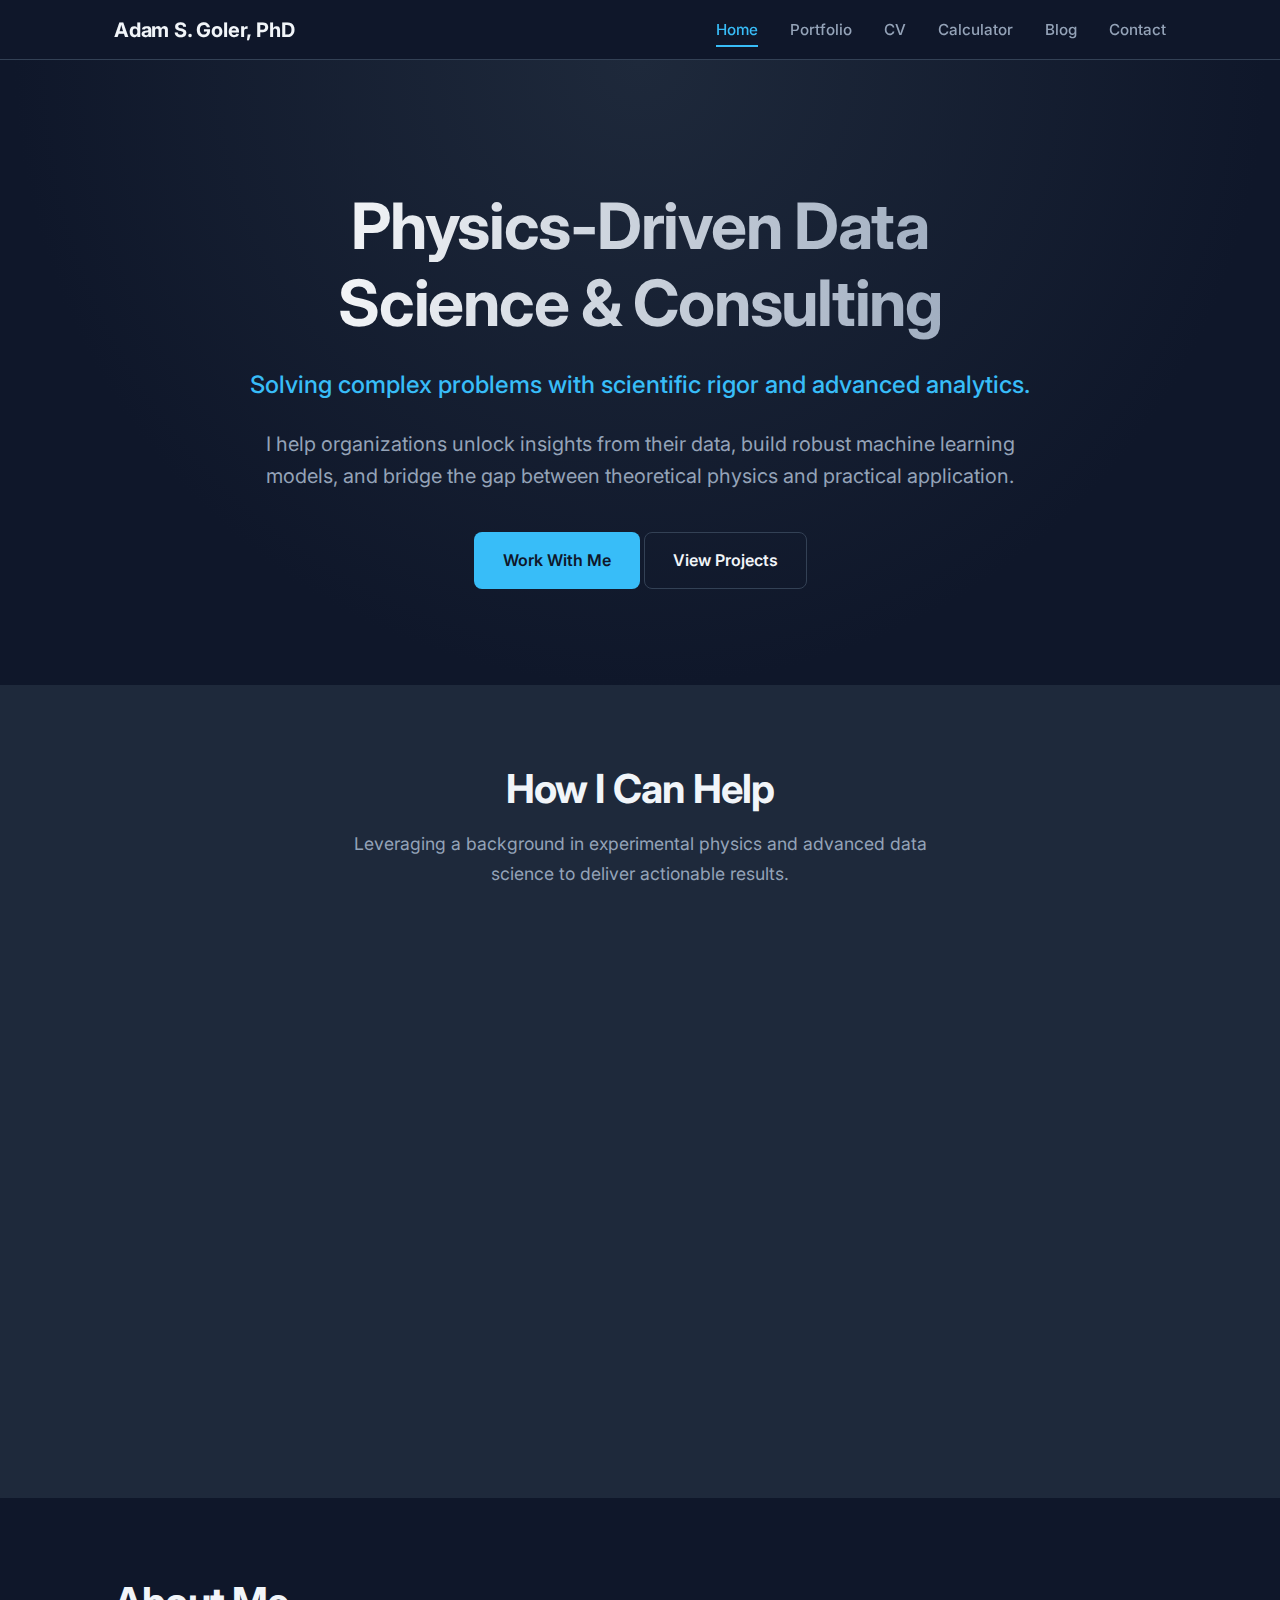
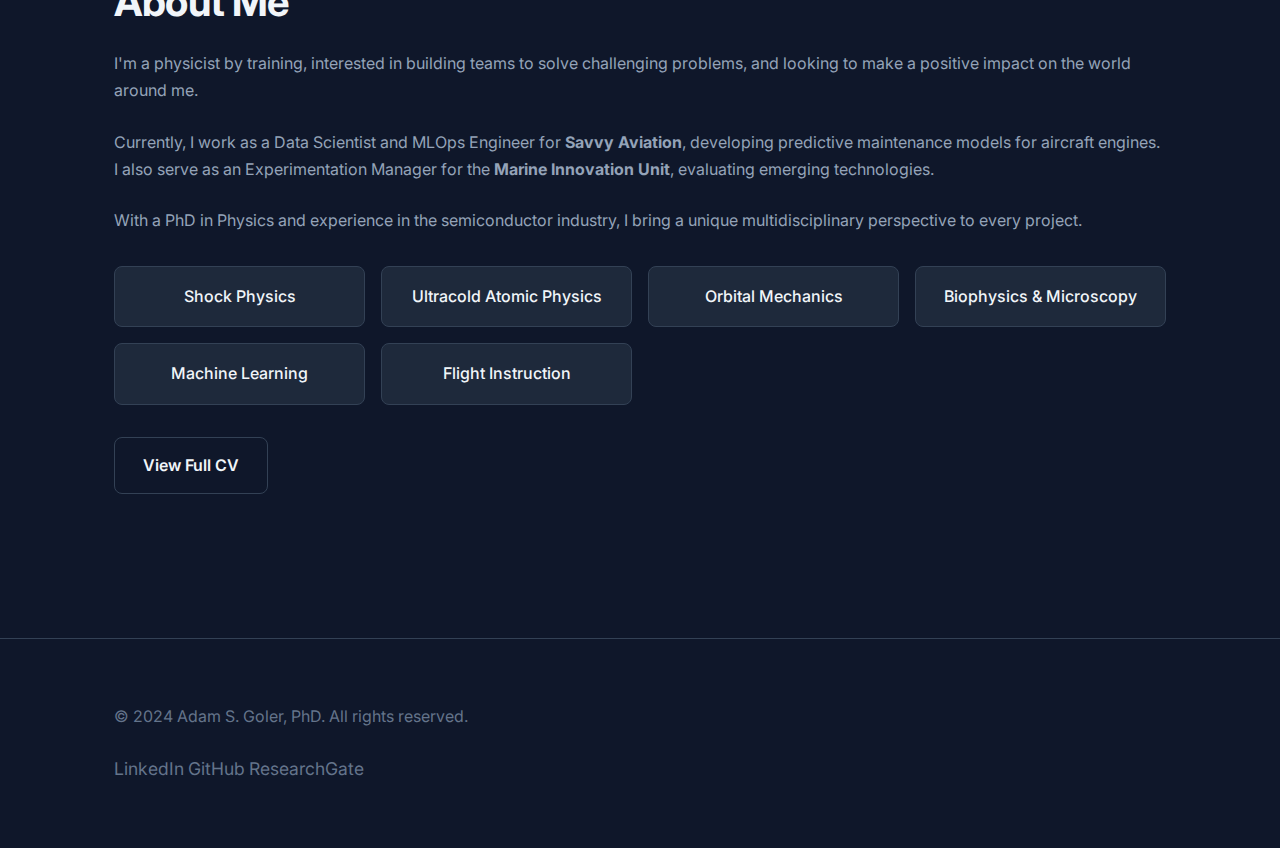
<file: index.html>
<!DOCTYPE html>
<html lang="en">
<head>
    <meta charset="UTF-8">
    <meta name="viewport" content="width=device-width, initial-scale=1.0">
    <meta name="description" content="Adam S. Goler, PhD - Data Science & Physics Consulting">
    <title>Adam Goler, PhD | Data Science & Physics Consulting</title>
    <link rel="stylesheet" href="styles.css">
    <link rel="preconnect" href="https://fonts.googleapis.com">
    <link rel="preconnect" href="https://fonts.gstatic.com" crossorigin>
    <link href="https://fonts.googleapis.com/css2?family=Inter:wght@300;400;500;600;700&display=swap" rel="stylesheet">
</head>
<body>
    <nav class="navbar">
        <div class="container">
            <div class="nav-brand">
                <h1>Adam S. Goler, PhD</h1>
            </div>
            <button class="nav-toggle" id="navToggle" aria-label="Toggle navigation">
                <span></span>
                <span></span>
                <span></span>
            </button>
            <ul class="nav-menu" id="navMenu">
                <li><a href="index.html" class="active">Home</a></li>
                <li><a href="portfolio.html">Portfolio</a></li>
                <li><a href="cv.html">CV</a></li>
                <li><a href="calculator.html">Calculator</a></li>
                <li><a href="blog.html">Blog</a></li>
                <li><a href="contact.html">Contact</a></li>
            </ul>
        </div>
    </nav>

    <header class="hero">
        <div class="container">
            <div class="hero-content">
                <h2>Physics-Driven Data Science & Consulting</h2>
                <p class="lead">Solving complex problems with scientific rigor and advanced analytics.</p>
                <p>I help organizations unlock insights from their data, build robust machine learning models, and bridge the gap between theoretical physics and practical application.</p>
                <div style="margin-top: 2rem;">
                    <a href="contact.html" class="btn btn-primary">Work With Me</a>
                    <a href="portfolio.html" class="btn btn-secondary">View Projects</a>
                </div>
            </div>
        </div>
    </header>

    <section class="services bg-light">
        <div class="container">
            <div class="section-title">
                <h2>How I Can Help</h2>
                <p>Leveraging a background in experimental physics and advanced data science to deliver actionable results.</p>
            </div>
            
            <div class="cards">
                <div class="card">
                    <div class="card-icon">📊</div>
                    <h3>Data Science & ML</h3>
                    <p>End-to-end machine learning solutions, from feature engineering on sensor data to deploying predictive maintenance models. Expertise in anomaly detection and time-series analysis.</p>
                </div>
                <div class="card">
                    <div class="card-icon">⚛️</div>
                    <h3>Physical Sciences</h3>
                    <p>Consulting on complex physical systems, experimental design, and sensor integration. Applying first-principles thinking to engineering challenges.</p>
                </div>
                <div class="card">
                    <div class="card-icon">🎓</div>
                    <h3>Education & Training</h3>
                    <p>Technical coaching, curriculum development, and workshops. I translate complex technical concepts into clear, understandable insights for teams and stakeholders.</p>
                </div>
            </div>
        </div>
    </section>

    <section class="about">
        <div class="container">
            <div class="about-content">
                <div>
                    <h2>About Me</h2>
                    <p>I'm a physicist by training, interested in building teams to solve challenging problems, and looking to make a positive impact on the world around me.</p>
                    <p>Currently, I work as a Data Scientist and MLOps Engineer for <strong>Savvy Aviation</strong>, developing predictive maintenance models for aircraft engines. I also serve as an Experimentation Manager for the <strong>Marine Innovation Unit</strong>, evaluating emerging technologies.</p>
                    <p>With a PhD in Physics and experience in the semiconductor industry, I bring a unique multidisciplinary perspective to every project.</p>
                    
                    <ul class="expertise-list">
                        <li>Shock Physics</li>
                        <li>Ultracold Atomic Physics</li>
                        <li>Orbital Mechanics</li>
                        <li>Biophysics & Microscopy</li>
                        <li>Machine Learning</li>
                        <li>Flight Instruction</li>
                    </ul>
                    
                    <div style="margin-top: 2rem;">
                        <a href="cv.html" class="btn btn-secondary">View Full CV</a>
                    </div>
                </div>
            </div>
        </div>
    </section>

    <footer class="footer">
        <div class="container">
            <p>&copy; 2024 Adam S. Goler, PhD. All rights reserved.</p>
            <div class="social-links">
                <a href="https://www.linkedin.com/in/asgoler/" target="_blank" aria-label="LinkedIn">LinkedIn</a>
                <a href="https://github.com/gol3tron" target="_blank" aria-label="GitHub">GitHub</a>
                <a href="https://www.researchgate.net/profile/Adam-Goler" target="_blank" aria-label="ResearchGate">ResearchGate</a>
            </div>
        </div>
    </footer>

    <script src="script.js"></script>
</body>
</html>
</file>
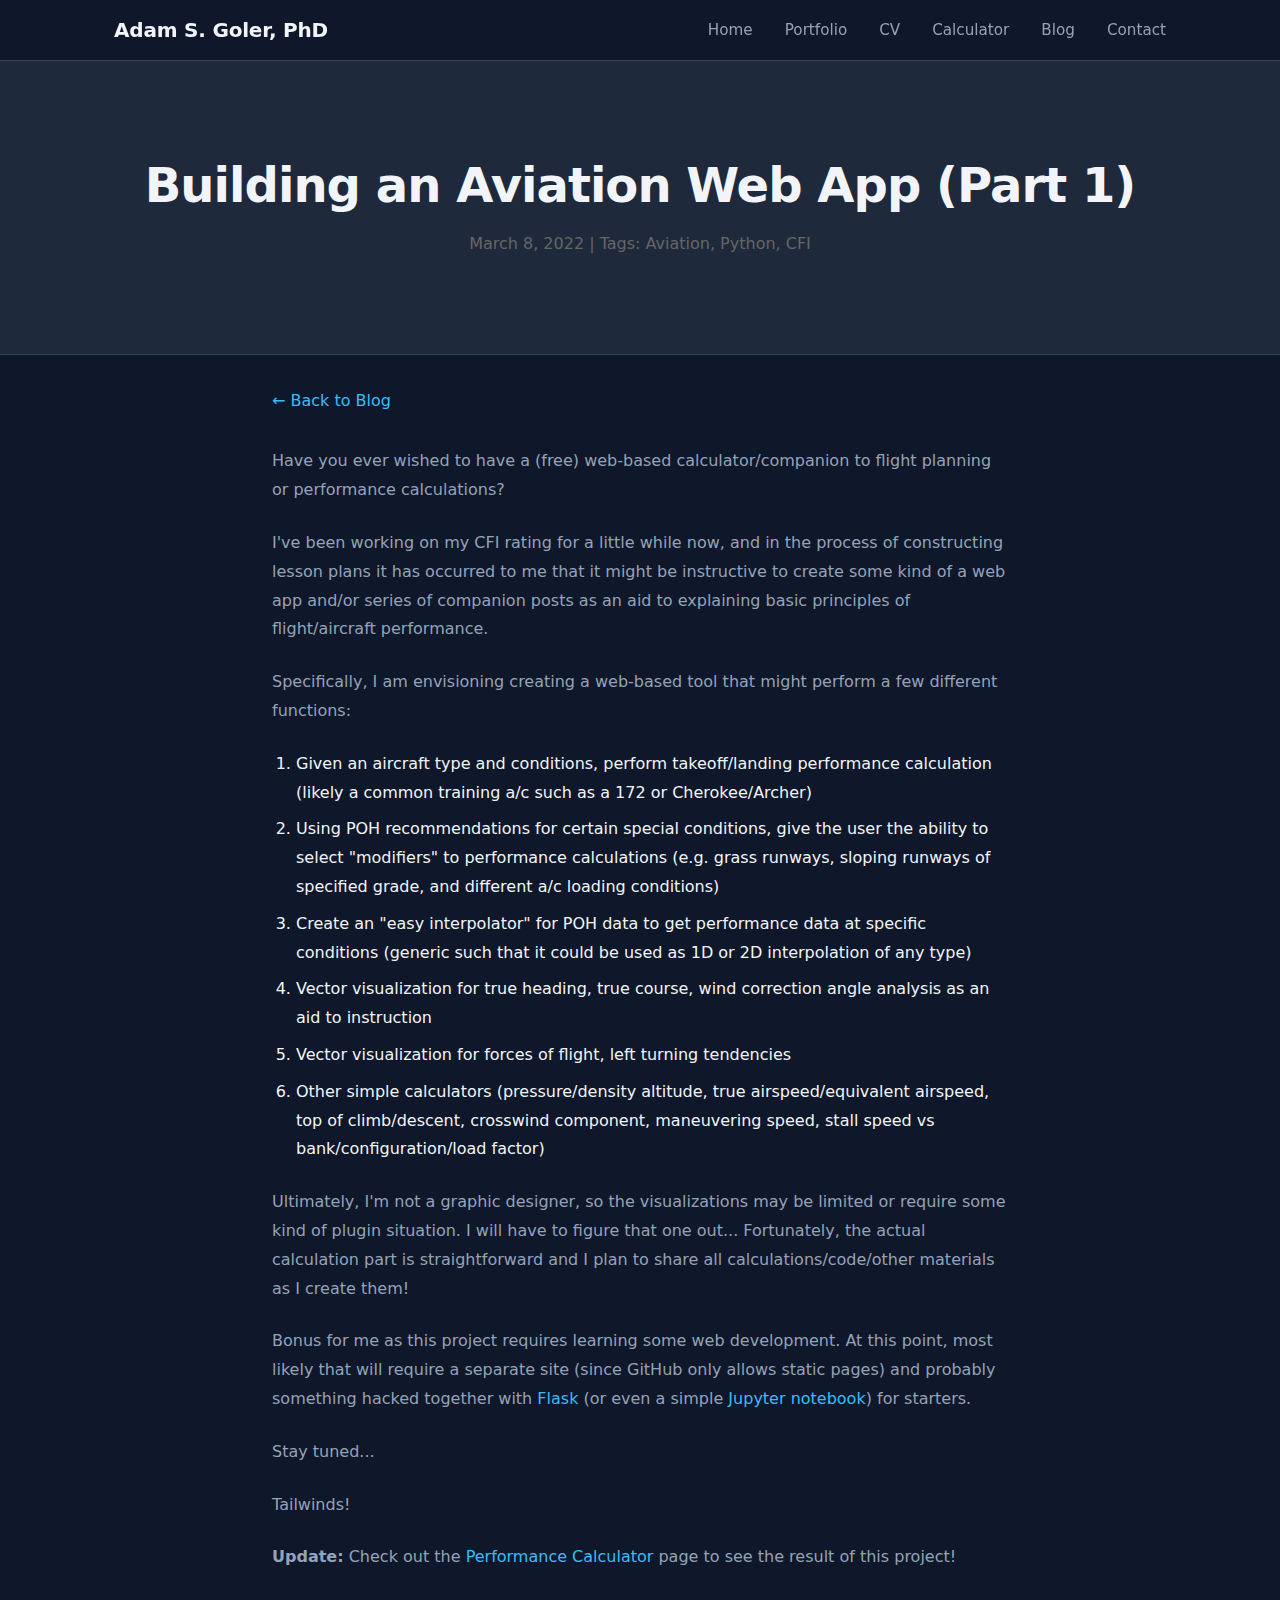
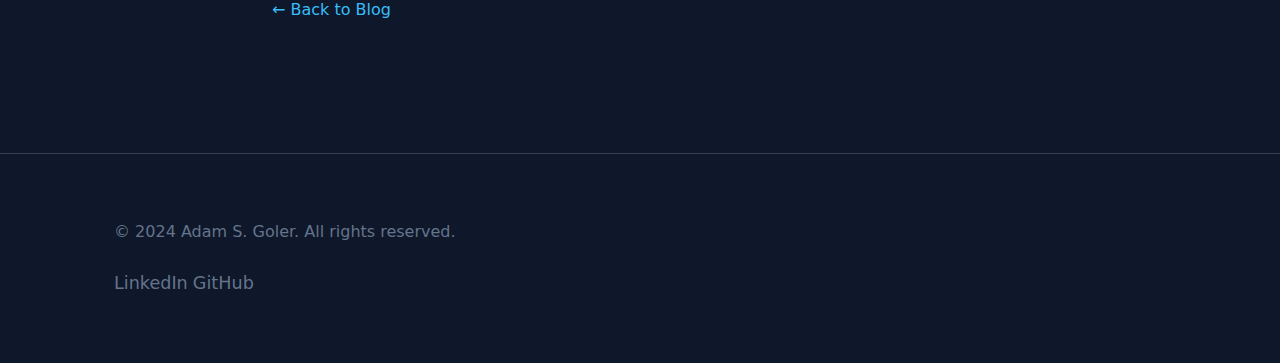
<file: blog-building-av-web-app.html>
<!DOCTYPE html>
<html lang="en">
<head>
    <meta charset="UTF-8">
    <meta name="viewport" content="width=device-width, initial-scale=1.0">
    <meta name="description" content="Building an Aviation Web App - Adam S. Goler, PhD">
    <title>Building an Aviation Web App - Adam S. Goler, PhD</title>
    <link rel="stylesheet" href="styles.css">
    <style>
        .blog-article { max-width: 800px; margin: 0 auto; padding: 2rem; line-height: 1.8; }
        .blog-article h2 { margin-top: 2rem; }
        .blog-article p { margin-bottom: 1.5rem; }
        .blog-article ol { margin-bottom: 1.5rem; padding-left: 1.5rem; }
        .blog-article ol li { margin-bottom: 0.5rem; }
        .blog-meta { color: #666; margin-bottom: 2rem; }
        .back-link { margin-bottom: 2rem; display: inline-block; }
    </style>
</head>
<body>
    <nav class="navbar">
        <div class="container">
            <div class="nav-brand">
                <h1>Adam S. Goler, PhD</h1>
            </div>
            <button class="nav-toggle" id="navToggle" aria-label="Toggle navigation">
                <span></span>
                <span></span>
                <span></span>
            </button>
            <ul class="nav-menu" id="navMenu">
                <li><a href="index.html">Home</a></li>
                <li><a href="portfolio.html">Portfolio</a></li>
                <li><a href="cv.html">CV</a></li>
                <li><a href="calculator.html">Calculator</a></li>
                <li><a href="blog.html" class="active">Blog</a></li>
                <li><a href="contact.html">Contact</a></li>
            </ul>
        </div>
    </nav>

    <section class="page-header">
        <div class="container">
            <h2>Building an Aviation Web App (Part 1)</h2>
            <p class="blog-meta">March 8, 2022 | Tags: Aviation, Python, CFI</p>
        </div>
    </section>

    <article class="blog-article">
        <a href="blog.html" class="back-link">← Back to Blog</a>

        <p>Have you ever wished to have a (free) web-based calculator/companion to flight planning or performance calculations?</p>

        <p>I've been working on my CFI rating for a little while now, and in the process of constructing lesson plans it has occurred to me that it might be instructive to create some kind of a web app and/or series of companion posts as an aid to explaining basic principles of flight/aircraft performance.</p>

        <p>Specifically, I am envisioning creating a web-based tool that might perform a few different functions:</p>

        <ol>
            <li>Given an aircraft type and conditions, perform takeoff/landing performance calculation (likely a common training a/c such as a 172 or Cherokee/Archer)</li>
            <li>Using POH recommendations for certain special conditions, give the user the ability to select "modifiers" to performance calculations (e.g. grass runways, sloping runways of specified grade, and different a/c loading conditions)</li>
            <li>Create an "easy interpolator" for POH data to get performance data at specific conditions (generic such that it could be used as 1D or 2D interpolation of any type)</li>
            <li>Vector visualization for true heading, true course, wind correction angle analysis as an aid to instruction</li>
            <li>Vector visualization for forces of flight, left turning tendencies</li>
            <li>Other simple calculators (pressure/density altitude, true airspeed/equivalent airspeed, top of climb/descent, crosswind component, maneuvering speed, stall speed vs bank/configuration/load factor)</li>
        </ol>

        <p>Ultimately, I'm not a graphic designer, so the visualizations may be limited or require some kind of plugin situation. I will have to figure that one out... Fortunately, the actual calculation part is straightforward and I plan to share all calculations/code/other materials as I create them!</p>

        <p>Bonus for me as this project requires learning some web development. At this point, most likely that will require a separate site (since GitHub only allows static pages) and probably something hacked together with <a href="https://flask.palletsprojects.com/en/2.0.x/" target="_blank">Flask</a> (or even a simple <a href="https://jupyter.org/" target="_blank">Jupyter notebook</a>) for starters.</p>

        <p>Stay tuned...</p>

        <p>Tailwinds!</p>

        <p><strong>Update:</strong> Check out the <a href="calculator.html">Performance Calculator</a> page to see the result of this project!</p>

        <a href="blog.html" class="back-link">← Back to Blog</a>
    </article>

    <footer class="footer">
        <div class="container">
            <p>&copy; 2024 Adam S. Goler. All rights reserved.</p>
            <div class="social-links">
                <a href="https://www.linkedin.com/in/asgoler/" target="_blank" aria-label="LinkedIn">LinkedIn</a>
                <a href="https://github.com/gol3tron" target="_blank" aria-label="GitHub">GitHub</a>
            </div>
        </div>
    </footer>

    <script src="script.js"></script>
</body>
</html>
</file>
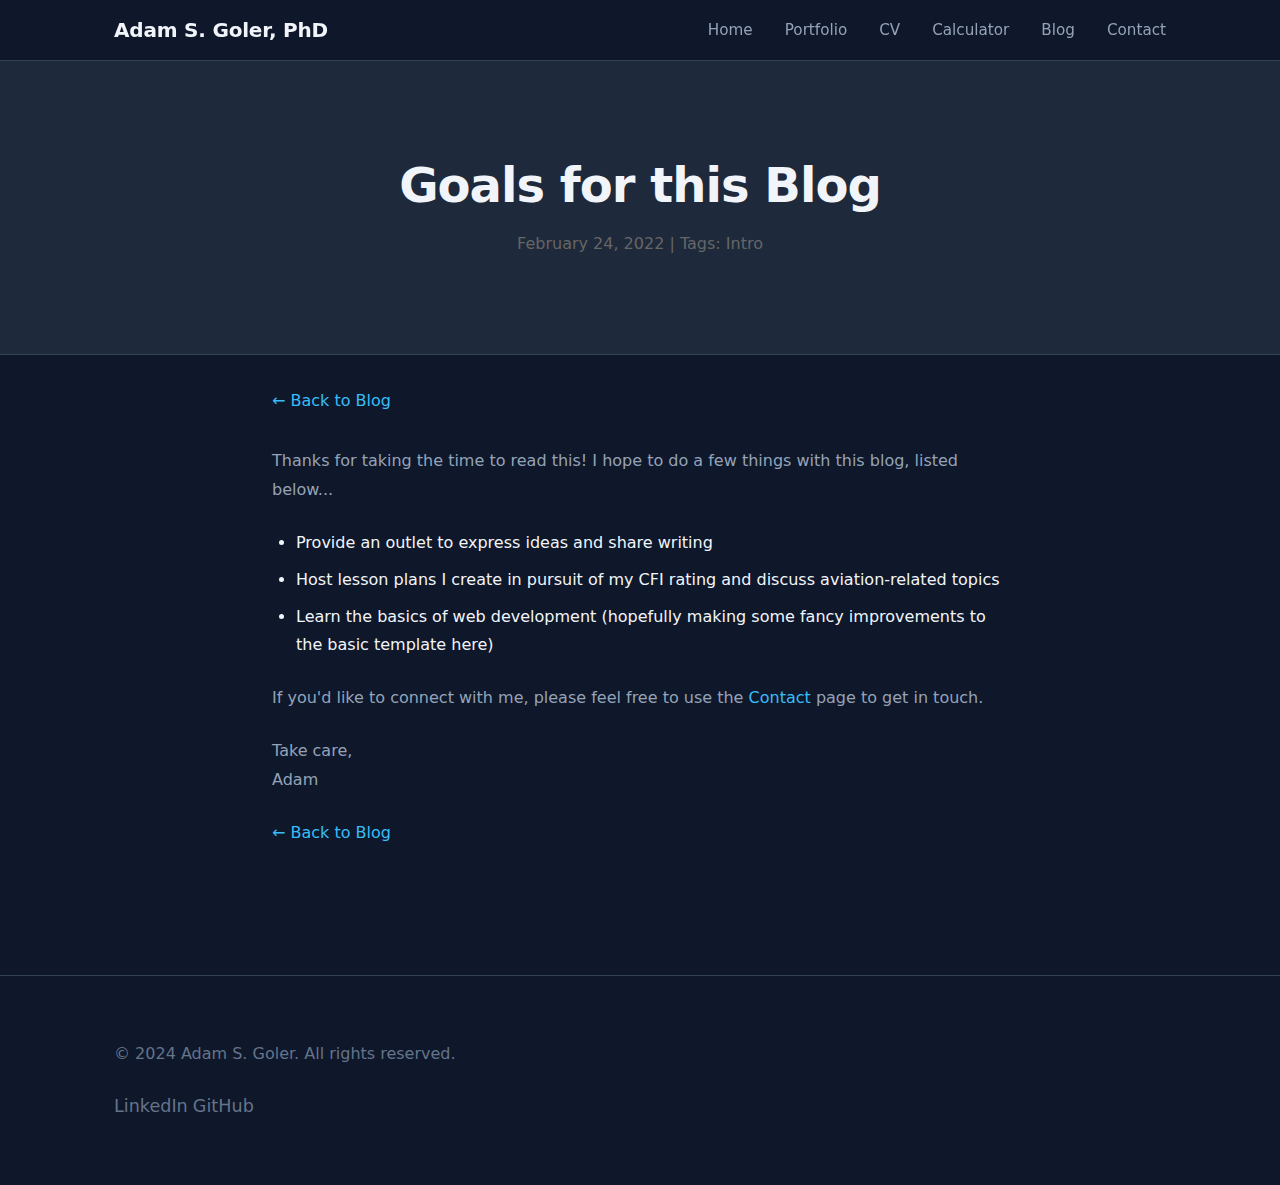
<file: blog-goals.html>
<!DOCTYPE html>
<html lang="en">
<head>
    <meta charset="UTF-8">
    <meta name="viewport" content="width=device-width, initial-scale=1.0">
    <meta name="description" content="Goals for this Blog - Adam S. Goler, PhD">
    <title>Goals for this Blog - Adam S. Goler, PhD</title>
    <link rel="stylesheet" href="styles.css">
    <style>
        .blog-article { max-width: 800px; margin: 0 auto; padding: 2rem; line-height: 1.8; }
        .blog-article p { margin-bottom: 1.5rem; }
        .blog-article ul { margin-bottom: 1.5rem; padding-left: 1.5rem; }
        .blog-article ul li { margin-bottom: 0.5rem; }
        .blog-meta { color: #666; margin-bottom: 2rem; }
        .back-link { margin-bottom: 2rem; display: inline-block; }
    </style>
</head>
<body>
    <nav class="navbar">
        <div class="container">
            <div class="nav-brand">
                <h1>Adam S. Goler, PhD</h1>
            </div>
            <button class="nav-toggle" id="navToggle" aria-label="Toggle navigation">
                <span></span>
                <span></span>
                <span></span>
            </button>
            <ul class="nav-menu" id="navMenu">
                <li><a href="index.html">Home</a></li>
                <li><a href="portfolio.html">Portfolio</a></li>
                <li><a href="cv.html">CV</a></li>
                <li><a href="calculator.html">Calculator</a></li>
                <li><a href="blog.html" class="active">Blog</a></li>
                <li><a href="contact.html">Contact</a></li>
            </ul>
        </div>
    </nav>

    <section class="page-header">
        <div class="container">
            <h2>Goals for this Blog</h2>
            <p class="blog-meta">February 24, 2022 | Tags: Intro</p>
        </div>
    </section>

    <article class="blog-article">
        <a href="blog.html" class="back-link">← Back to Blog</a>

        <p>Thanks for taking the time to read this! I hope to do a few things with this blog, listed below...</p>

        <ul>
            <li>Provide an outlet to express ideas and share writing</li>
            <li>Host lesson plans I create in pursuit of my CFI rating and discuss aviation-related topics</li>
            <li>Learn the basics of web development (hopefully making some fancy improvements to the basic template here)</li>
        </ul>

        <p>If you'd like to connect with me, please feel free to use the <a href="contact.html">Contact</a> page to get in touch.</p>

        <p>Take care,<br>Adam</p>

        <a href="blog.html" class="back-link">← Back to Blog</a>
    </article>

    <footer class="footer">
        <div class="container">
            <p>&copy; 2024 Adam S. Goler. All rights reserved.</p>
            <div class="social-links">
                <a href="https://www.linkedin.com/in/asgoler/" target="_blank" aria-label="LinkedIn">LinkedIn</a>
                <a href="https://github.com/gol3tron" target="_blank" aria-label="GitHub">GitHub</a>
            </div>
        </div>
    </footer>

    <script src="script.js"></script>
</body>
</html>
</file>
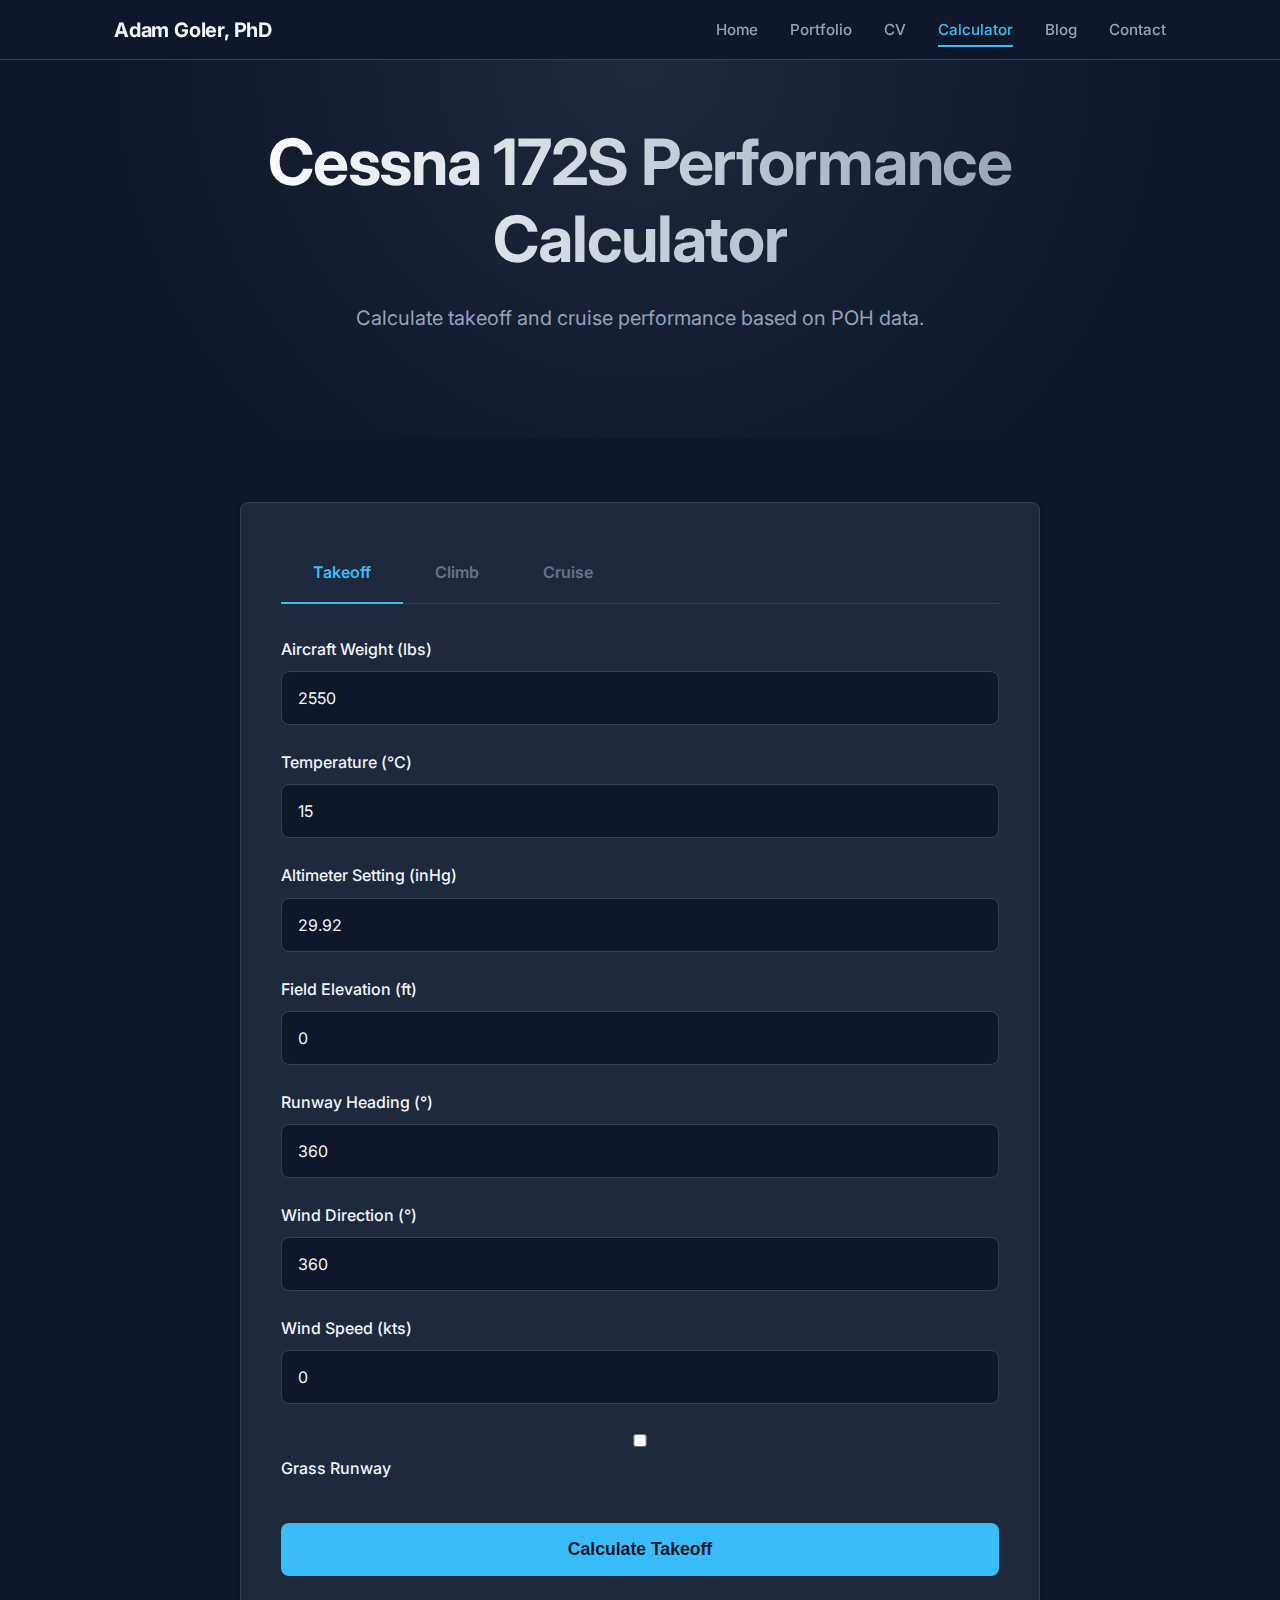
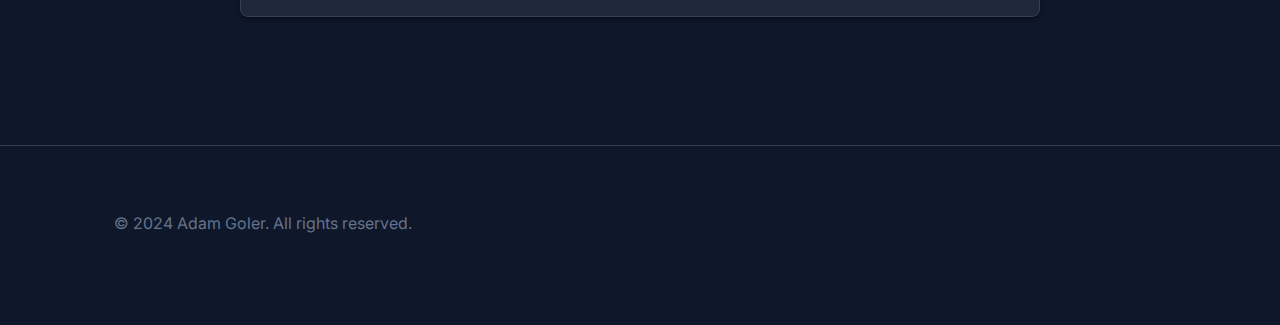
<file: calculator.html>
<!DOCTYPE html>
<html lang="en">
<head>
    <meta charset="UTF-8">
    <meta name="viewport" content="width=device-width, initial-scale=1.0">
    <title>Performance Calculator - Adam Goler</title>
    <link rel="stylesheet" href="styles.css">
    <link rel="preconnect" href="https://fonts.googleapis.com">
    <link rel="preconnect" href="https://fonts.gstatic.com" crossorigin>
    <link href="https://fonts.googleapis.com/css2?family=Inter:wght@300;400;500;600;700&display=swap" rel="stylesheet">
    <style>
        .calculator-section { padding: 4rem 0; }
        .calc-container { max-width: 800px; margin: 0 auto; background: var(--card-bg); padding: 2.5rem; border-radius: var(--radius); border: 1px solid var(--border-color); box-shadow: var(--shadow); }
        .form-group { margin-bottom: 1.5rem; }
        .form-group label { display: block; margin-bottom: 0.5rem; font-weight: 500; color: var(--text-color); }
        .form-control { width: 100%; padding: 0.875rem; background: var(--bg-color); border: 1px solid var(--border-color); border-radius: var(--radius); font-size: 1rem; color: var(--text-color); box-sizing: border-box; transition: var(--transition); }
        .form-control:focus { outline: none; border-color: var(--primary-color); box-shadow: 0 0 0 2px rgba(56, 189, 248, 0.2); }
        .btn-calc { width: 100%; padding: 1rem; background: var(--primary-color); color: var(--bg-color); border: none; border-radius: var(--radius); font-size: 1.1rem; font-weight: 600; cursor: pointer; transition: var(--transition); margin-top: 1rem; }
        .btn-calc:hover { background: var(--primary-hover); transform: translateY(-2px); box-shadow: 0 4px 12px rgba(56, 189, 248, 0.3); }
        .results-box { margin-top: 2rem; padding: 1.5rem; background: var(--bg-light); border-radius: var(--radius); border-left: 4px solid var(--primary-color); display: none; }
        .results-box h3 { margin-top: 0; color: var(--text-color); }
        .result-item { display: flex; justify-content: space-between; margin-bottom: 0.75rem; padding-bottom: 0.75rem; border-bottom: 1px solid var(--border-color); color: var(--text-light); }
        .result-item span:last-child { color: var(--text-color); font-weight: 600; }
        .result-item:last-child { border-bottom: none; }
        .tabs { display: flex; margin-bottom: 2rem; border-bottom: 1px solid var(--border-color); }
        .tab { padding: 1rem 2rem; cursor: pointer; font-weight: 600; color: var(--text-muted); transition: var(--transition); border-bottom: 2px solid transparent; margin-bottom: -1px; }
        .tab:hover { color: var(--primary-color); }
        .tab.active { color: var(--primary-color); border-bottom: 2px solid var(--primary-color); }
        .tab-content { display: none; animation: fadeIn 0.3s ease; }
        .tab-content.active { display: block; }
        @keyframes fadeIn { from { opacity: 0; transform: translateY(10px); } to { opacity: 1; transform: translateY(0); } }
    </style>
</head>
<body>
    <!-- Nav -->
    <nav class="navbar">
        <div class="container">
            <div class="nav-brand">
                <h1>Adam Goler, PhD</h1>
            </div>
            <button class="nav-toggle" id="navToggle" aria-label="Toggle navigation">
                <span></span>
                <span></span>
                <span></span>
            </button>
            <ul class="nav-menu" id="navMenu">
                <li><a href="index.html">Home</a></li>
                <li><a href="portfolio.html">Portfolio</a></li>
                <li><a href="cv.html">CV</a></li>
                <li><a href="calculator.html" class="active">Calculator</a></li>
                <li><a href="blog.html">Blog</a></li>
                <li><a href="contact.html">Contact</a></li>
            </ul>
        </div>
    </nav>

    <header class="hero" style="padding: 4rem 0; min-height: auto;">
        <div class="container">
            <div class="hero-content">
                <h2>Cessna 172S Performance Calculator</h2>
                <p>Calculate takeoff and cruise performance based on POH data.</p>
            </div>
        </div>
    </header>

    <section class="calculator-section">
        <div class="container">
            <div class="calc-container">
                <div class="tabs">
                    <div class="tab active" onclick="switchTab('takeoff')">Takeoff</div>
                    <div class="tab" onclick="switchTab('climb')">Climb</div>
                    <div class="tab" onclick="switchTab('cruise')">Cruise</div>
                </div>

                <!-- Takeoff Form -->
                <div id="takeoff" class="tab-content active">
                    <form id="takeoffForm">
                        <div class="form-group">
                            <label>Aircraft Weight (lbs)</label>
                            <input type="number" id="to_weight" class="form-control" value="2550" min="2200" max="2550">
                        </div>
                        <div class="form-group">
                            <label>Temperature (°C)</label>
                            <input type="number" id="to_temp" class="form-control" value="15">
                        </div>
                        <div class="form-group">
                            <label>Altimeter Setting (inHg)</label>
                            <input type="number" id="to_altimeter" class="form-control" value="29.92" step="0.01">
                        </div>
                        <div class="form-group">
                            <label>Field Elevation (ft)</label>
                            <input type="number" id="to_elevation" class="form-control" value="0">
                        </div>
                        <div class="form-group">
                            <label>Runway Heading (°)</label>
                            <input type="number" id="to_rwy_heading" class="form-control" value="360" max="360">
                        </div>
                        <div class="form-group">
                            <label>Wind Direction (°)</label>
                            <input type="number" id="to_wind_dir" class="form-control" value="360" max="360">
                        </div>
                        <div class="form-group">
                            <label>Wind Speed (kts)</label>
                            <input type="number" id="to_wind_spd" class="form-control" value="0">
                        </div>
                        <div class="form-group">
                            <label>
                                <input type="checkbox" id="to_grass"> Grass Runway
                            </label>
                        </div>
                        <button type="button" class="btn-calc" onclick="calculateTakeoff()">Calculate Takeoff</button>
                    </form>
                    
                    <div id="takeoffResults" class="results-box">
                        <h3>Takeoff Performance</h3>
                        <div class="result-item"><span>Pressure Altitude:</span> <span id="res_to_pa"></span></div>
                        <div class="result-item"><span>Ground Roll:</span> <span id="res_to_gr"></span></div>
                        <div class="result-item"><span>Distance over 50ft Obstacle:</span> <span id="res_to_50"></span></div>
                        <div class="result-item"><span>Lift Off Speed:</span> <span id="res_to_vr"></span></div>
                        <div class="result-item"><span>Speed at 50ft:</span> <span id="res_to_v50"></span></div>
                    </div>
                </div>

                <!-- Climb Form -->
                <div id="climb" class="tab-content">
                    <form id="climbForm">
                        <div class="form-group">
                            <label>Starting Altitude (ft)</label>
                            <input type="number" id="cl_start_alt" class="form-control" value="2000" step="100">
                        </div>
                        <div class="form-group">
                            <label>Ending Altitude (ft)</label>
                            <input type="number" id="cl_end_alt" class="form-control" value="5000" step="100">
                        </div>
                        <div class="form-group">
                            <label>Indicated Airspeed (KIAS)</label>
                            <input type="number" id="cl_ias" class="form-control" value="79">
                        </div>
                        <div class="form-group">
                            <label>Start Climb Rate (fpm)</label>
                            <input type="number" id="cl_start_rate" class="form-control" value="700">
                        </div>
                        <div class="form-group">
                            <label>End Climb Rate (fpm)</label>
                            <input type="number" id="cl_end_rate" class="form-control" value="500">
                        </div>
                        <div class="form-group">
                            <label>Start Temp (°C)</label>
                            <input type="number" id="cl_start_temp" class="form-control" value="15">
                        </div>
                        <div class="form-group">
                            <label>End Temp (°C)</label>
                            <input type="number" id="cl_end_temp" class="form-control" value="5">
                        </div>
                        <div class="form-group">
                            <label>Altimeter (inHg)</label>
                            <input type="number" id="cl_altimeter" class="form-control" value="29.92" step="0.01">
                        </div>
                        <!-- Simplified wind inputs for brevity, can expand later -->
                        <div class="form-group">
                            <label>Start Wind (Dir/Spd)</label>
                            <div style="display: flex; gap: 10px;">
                                <input type="number" id="cl_start_wind_dir" class="form-control" placeholder="Dir" value="270">
                                <input type="number" id="cl_start_wind_spd" class="form-control" placeholder="Spd" value="10">
                            </div>
                        </div>
                        <div class="form-group">
                            <label>End Wind (Dir/Spd)</label>
                            <div style="display: flex; gap: 10px;">
                                <input type="number" id="cl_end_wind_dir" class="form-control" placeholder="Dir" value="270">
                                <input type="number" id="cl_end_wind_spd" class="form-control" placeholder="Spd" value="15">
                            </div>
                        </div>
                        <div class="form-group">
                            <label>Heading (Start/End)</label>
                            <div style="display: flex; gap: 10px;">
                                <input type="number" id="cl_start_heading" class="form-control" placeholder="Start" value="90">
                                <input type="number" id="cl_end_heading" class="form-control" placeholder="End" value="90">
                            </div>
                        </div>

                        <button type="button" class="btn-calc" onclick="calculateClimb()">Calculate Climb</button>
                    </form>

                    <div id="climbResults" class="results-box">
                        <h3>Climb Performance</h3>
                        <div class="result-item"><span>Max True Airspeed:</span> <span id="res_cl_tas"></span></div>
                        <div class="result-item"><span>Max Ground Speed:</span> <span id="res_cl_gs"></span></div>
                        <div class="result-item"><span>Min Climb Gradient:</span> <span id="res_cl_grad"></span></div>
                    </div>
                </div>

                <!-- Cruise Form -->
                <div id="cruise" class="tab-content">
                    <form id="cruiseForm">
                        <div class="form-group">
                            <label>Cruise Altitude (ft)</label>
                            <input type="number" id="cr_alt" class="form-control" value="4000" step="500">
                        </div>
                        <div class="form-group">
                            <label>Temperature (°C)</label>
                            <input type="number" id="cr_temp" class="form-control" value="15">
                        </div>
                        <div class="form-group">
                            <label>RPM</label>
                            <input type="number" id="cr_rpm" class="form-control" value="2300" step="50" min="2000" max="2700">
                        </div>
                        <div class="form-group">
                            <label>Altimeter Setting (inHg)</label>
                            <input type="number" id="cr_altimeter" class="form-control" value="29.92" step="0.01">
                        </div>
                        <button type="button" class="btn-calc" onclick="calculateCruise()">Calculate Cruise</button>
                    </form>

                    <div id="cruiseResults" class="results-box">
                        <h3>Cruise Performance</h3>
                        <div class="result-item"><span>Pressure Altitude:</span> <span id="res_cr_pa"></span></div>
                        <div class="result-item"><span>True Airspeed (TAS):</span> <span id="res_cr_tas"></span></div>
                        <div class="result-item"><span>Fuel Flow:</span> <span id="res_cr_ff"></span></div>
                    </div>
                </div>
            </div>
        </div>
    </section>

    <footer class="footer">
        <div class="container">
            <p>&copy; 2024 Adam Goler. All rights reserved.</p>
        </div>
    </footer>

    <script src="script.js"></script>
    <script src="js/calculator.js"></script>
    <script>
        function switchTab(tabId) {
            document.querySelectorAll('.tab').forEach(t => t.classList.remove('active'));
            document.querySelectorAll('.tab-content').forEach(c => c.classList.remove('active'));
            
            // Find tab by text content or index
            const tabs = document.querySelectorAll('.tab');
            if(tabId === 'takeoff') tabs[0].classList.add('active');
            else if(tabId === 'climb') tabs[1].classList.add('active');
            else tabs[2].classList.add('active');
            
            document.getElementById(tabId).classList.add('active');
        }

        function calculateClimb() {
            const params = {
                startAlt: parseFloat(document.getElementById('cl_start_alt').value),
                endAlt: parseFloat(document.getElementById('cl_end_alt').value),
                indicatedAirspeed: parseFloat(document.getElementById('cl_ias').value),
                startClimbRate: parseFloat(document.getElementById('cl_start_rate').value),
                endClimbRate: parseFloat(document.getElementById('cl_end_rate').value),
                startTemp: parseFloat(document.getElementById('cl_start_temp').value),
                endTemp: parseFloat(document.getElementById('cl_end_temp').value),
                altimeter: parseFloat(document.getElementById('cl_altimeter').value),
                startWindDir: parseFloat(document.getElementById('cl_start_wind_dir').value),
                startWindSpeed: parseFloat(document.getElementById('cl_start_wind_spd').value),
                endWindDir: parseFloat(document.getElementById('cl_end_wind_dir').value),
                endWindSpeed: parseFloat(document.getElementById('cl_end_wind_spd').value),
                startHeading: parseFloat(document.getElementById('cl_start_heading').value),
                endHeading: parseFloat(document.getElementById('cl_end_heading').value)
            };

            const results = window.Calculator.calculateClimbGradient(params);
            
            document.getElementById('res_cl_tas').textContent = results.maxTas + ' KTAS';
            document.getElementById('res_cl_gs').textContent = results.maxGs + ' kts';
            document.getElementById('res_cl_grad').textContent = results.minGradient + ' ft/nm';
            
            document.getElementById('climbResults').style.display = 'block';
        }

        function calculateTakeoff() {
            const params = {
                weight: parseFloat(document.getElementById('to_weight').value),
                temperature: parseFloat(document.getElementById('to_temp').value),
                altimeter: parseFloat(document.getElementById('to_altimeter').value),
                altitude: parseFloat(document.getElementById('to_elevation').value),
                runwayHeading: parseFloat(document.getElementById('to_rwy_heading').value),
                windDirection: parseFloat(document.getElementById('to_wind_dir').value),
                windSpeed: parseFloat(document.getElementById('to_wind_spd').value),
                isGrass: document.getElementById('to_grass').checked
            };

            const results = window.Calculator.calculateTakeoff(params);
            
            document.getElementById('res_to_pa').textContent = results.pressureAlt + ' ft';
            document.getElementById('res_to_gr').textContent = results.groundRoll + ' ft';
            document.getElementById('res_to_50').textContent = results.dist50ft + ' ft';
            document.getElementById('res_to_vr').textContent = results.liftOffSpeed + ' KIAS';
            document.getElementById('res_to_v50').textContent = results.speed50ft + ' KIAS';
            
            document.getElementById('takeoffResults').style.display = 'block';
        }

        function calculateCruise() {
            const params = {
                altitude: parseFloat(document.getElementById('cr_alt').value),
                temperature: parseFloat(document.getElementById('cr_temp').value),
                rpm: parseFloat(document.getElementById('cr_rpm').value),
                altimeter: parseFloat(document.getElementById('cr_altimeter').value)
            };

            const results = window.Calculator.calculateCruise(params);
            
            document.getElementById('res_cr_pa').textContent = results.pressureAlt + ' ft';
            document.getElementById('res_cr_tas').textContent = results.trueAirspeed + ' KTAS';
            document.getElementById('res_cr_ff').textContent = results.fuelFlow + ' GPH';
            
            document.getElementById('cruiseResults').style.display = 'block';
        }
    </script>
</body>
</html>
</file>
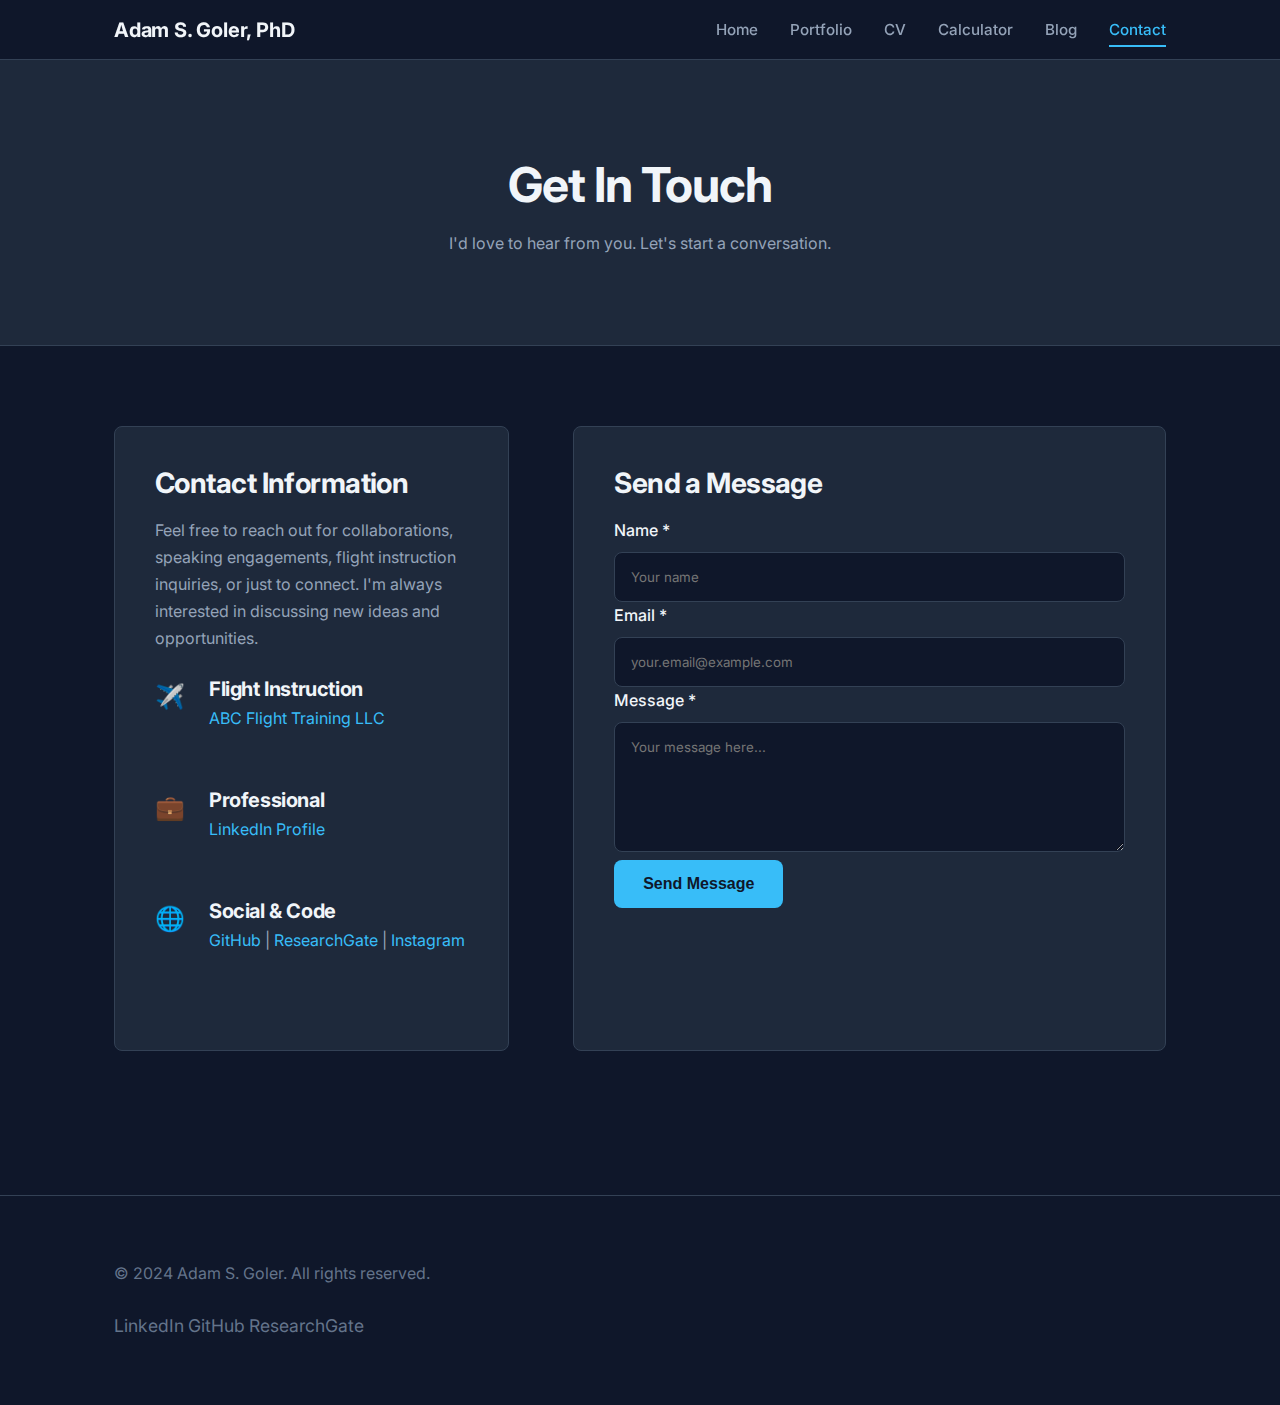
<file: contact.html>
<!DOCTYPE html>
<html lang="en">
<head>
    <meta charset="UTF-8">
    <meta name="viewport" content="width=device-width, initial-scale=1.0">
    <meta name="description" content="Contact Adam S. Goler, PhD">
    <title>Contact - Adam S. Goler, PhD</title>
    <link rel="stylesheet" href="styles.css">
    <link rel="preconnect" href="https://fonts.googleapis.com">
    <link rel="preconnect" href="https://fonts.gstatic.com" crossorigin>
    <link href="https://fonts.googleapis.com/css2?family=Inter:wght@300;400;500;600;700&display=swap" rel="stylesheet">
</head>
<body>
    <nav class="navbar">
        <div class="container">
            <div class="nav-brand">
                <h1>Adam S. Goler, PhD</h1>
            </div>
            <button class="nav-toggle" id="navToggle" aria-label="Toggle navigation">
                <span></span>
                <span></span>
                <span></span>
            </button>
            <ul class="nav-menu" id="navMenu">
                <li><a href="index.html">Home</a></li>
                <li><a href="portfolio.html">Portfolio</a></li>
                <li><a href="cv.html">CV</a></li>
                <li><a href="calculator.html">Calculator</a></li>
                <li><a href="blog.html">Blog</a></li>
                <li><a href="contact.html" class="active">Contact</a></li>
            </ul>
        </div>
    </nav>

    <section class="page-header">
        <div class="container">
            <h2>Get In Touch</h2>
            <p>I'd love to hear from you. Let's start a conversation.</p>
        </div>
    </section>

    <section class="contact-content">
        <div class="container">
            <div class="contact-grid">
                <div class="contact-info">
                    <h3>Contact Information</h3>
                    <p>
                        Feel free to reach out for collaborations, speaking engagements, 
                        flight instruction inquiries, or just to connect. I'm always interested 
                        in discussing new ideas and opportunities.
                    </p>
                    
                    <div class="contact-details">
                        <div class="contact-item">
                            <div class="contact-icon">✈️</div>
                            <div>
                                <h4>Flight Instruction</h4>
                                <p><a href="https://www.abcflight.school" target="_blank">ABC Flight Training LLC</a></p>
                            </div>
                        </div>
                        
                        <div class="contact-item">
                            <div class="contact-icon">💼</div>
                            <div>
                                <h4>Professional</h4>
                                <p><a href="https://www.linkedin.com/in/asgoler/" target="_blank">LinkedIn Profile</a></p>
                            </div>
                        </div>
                        
                        <div class="contact-item">
                            <div class="contact-icon">🌐</div>
                            <div>
                                <h4>Social & Code</h4>
                                <p>
                                    <a href="https://github.com/gol3tron" target="_blank">GitHub</a> | 
                                    <a href="https://www.researchgate.net/profile/Adam-Goler" target="_blank">ResearchGate</a> | 
                                    <a href="https://www.instagram.com/adam_goler_cfii/" target="_blank">Instagram</a>
                                </p>
                            </div>
                        </div>
                    </div>
                </div>
                
                <div class="contact-form-container">
                    <h3>Send a Message</h3>
                    <form id="contactForm" class="contact-form" action="https://getform.io/f/8936829c-cd06-4e04-b409-a405a44f1c9f" method="POST" target="_blank">
                        <div class="form-group">
                            <label for="name">Name *</label>
                            <input 
                                type="text" 
                                id="name" 
                                name="name" 
                                required 
                                placeholder="Your name"
                            >
                        </div>
                        
                        <div class="form-group">
                            <label for="email">Email *</label>
                            <input 
                                type="email" 
                                id="email" 
                                name="email" 
                                required 
                                placeholder="your.email@example.com"
                            >
                        </div>
                        
                        <div class="form-group">
                            <label for="message">Message *</label>
                            <textarea 
                                id="message" 
                                name="message" 
                                rows="6" 
                                required 
                                placeholder="Your message here..."
                            ></textarea>
                        </div>
                        
                        <button type="submit" class="btn btn-primary">Send Message</button>
                    </form>
                </div>
            </div>
        </div>
    </section>

    <footer class="footer">
        <div class="container">
            <p>&copy; 2024 Adam S. Goler. All rights reserved.</p>
            <div class="social-links">
                <a href="https://www.linkedin.com/in/asgoler/" target="_blank" aria-label="LinkedIn">LinkedIn</a>
                <a href="https://github.com/gol3tron" target="_blank" aria-label="GitHub">GitHub</a>
                <a href="https://www.researchgate.net/profile/Adam-Goler" target="_blank" aria-label="ResearchGate">ResearchGate</a>
            </div>
        </div>
    </footer>

    <script src="script.js"></script>
</body>
</html>
</file>
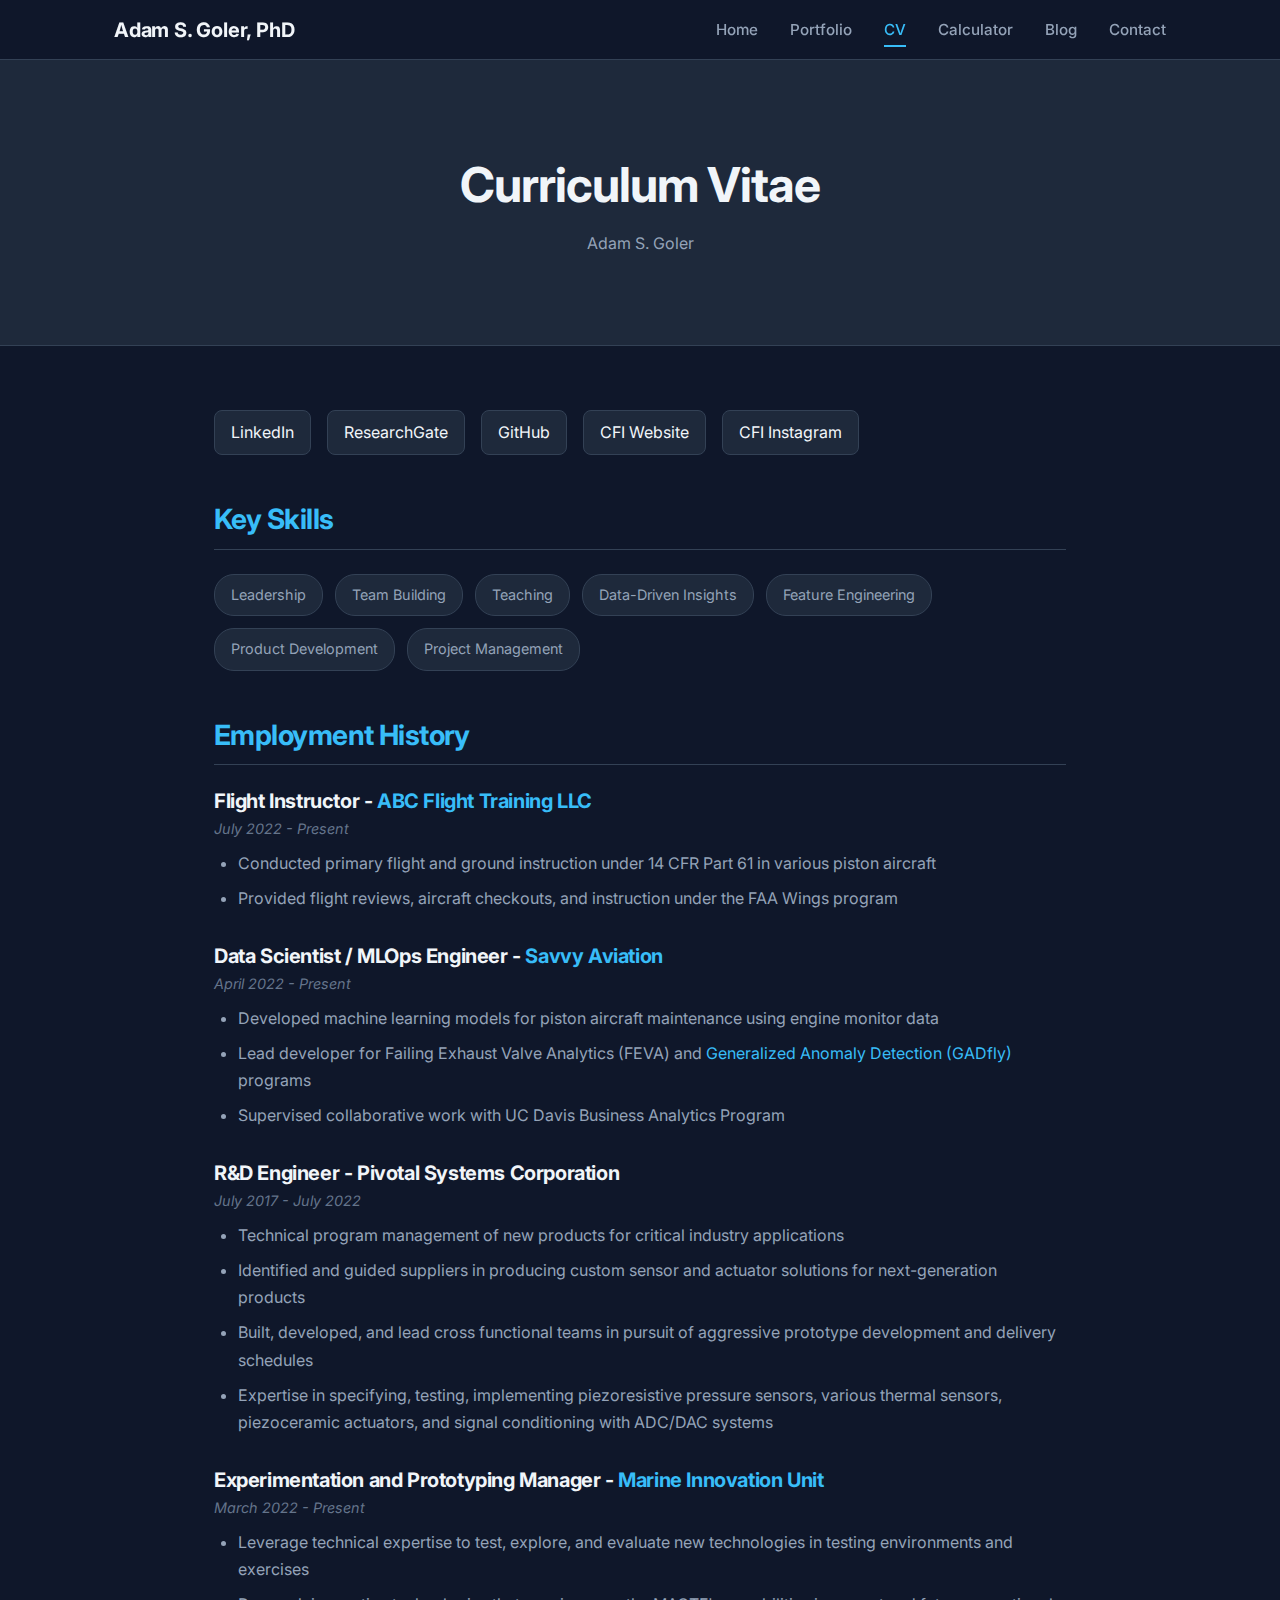
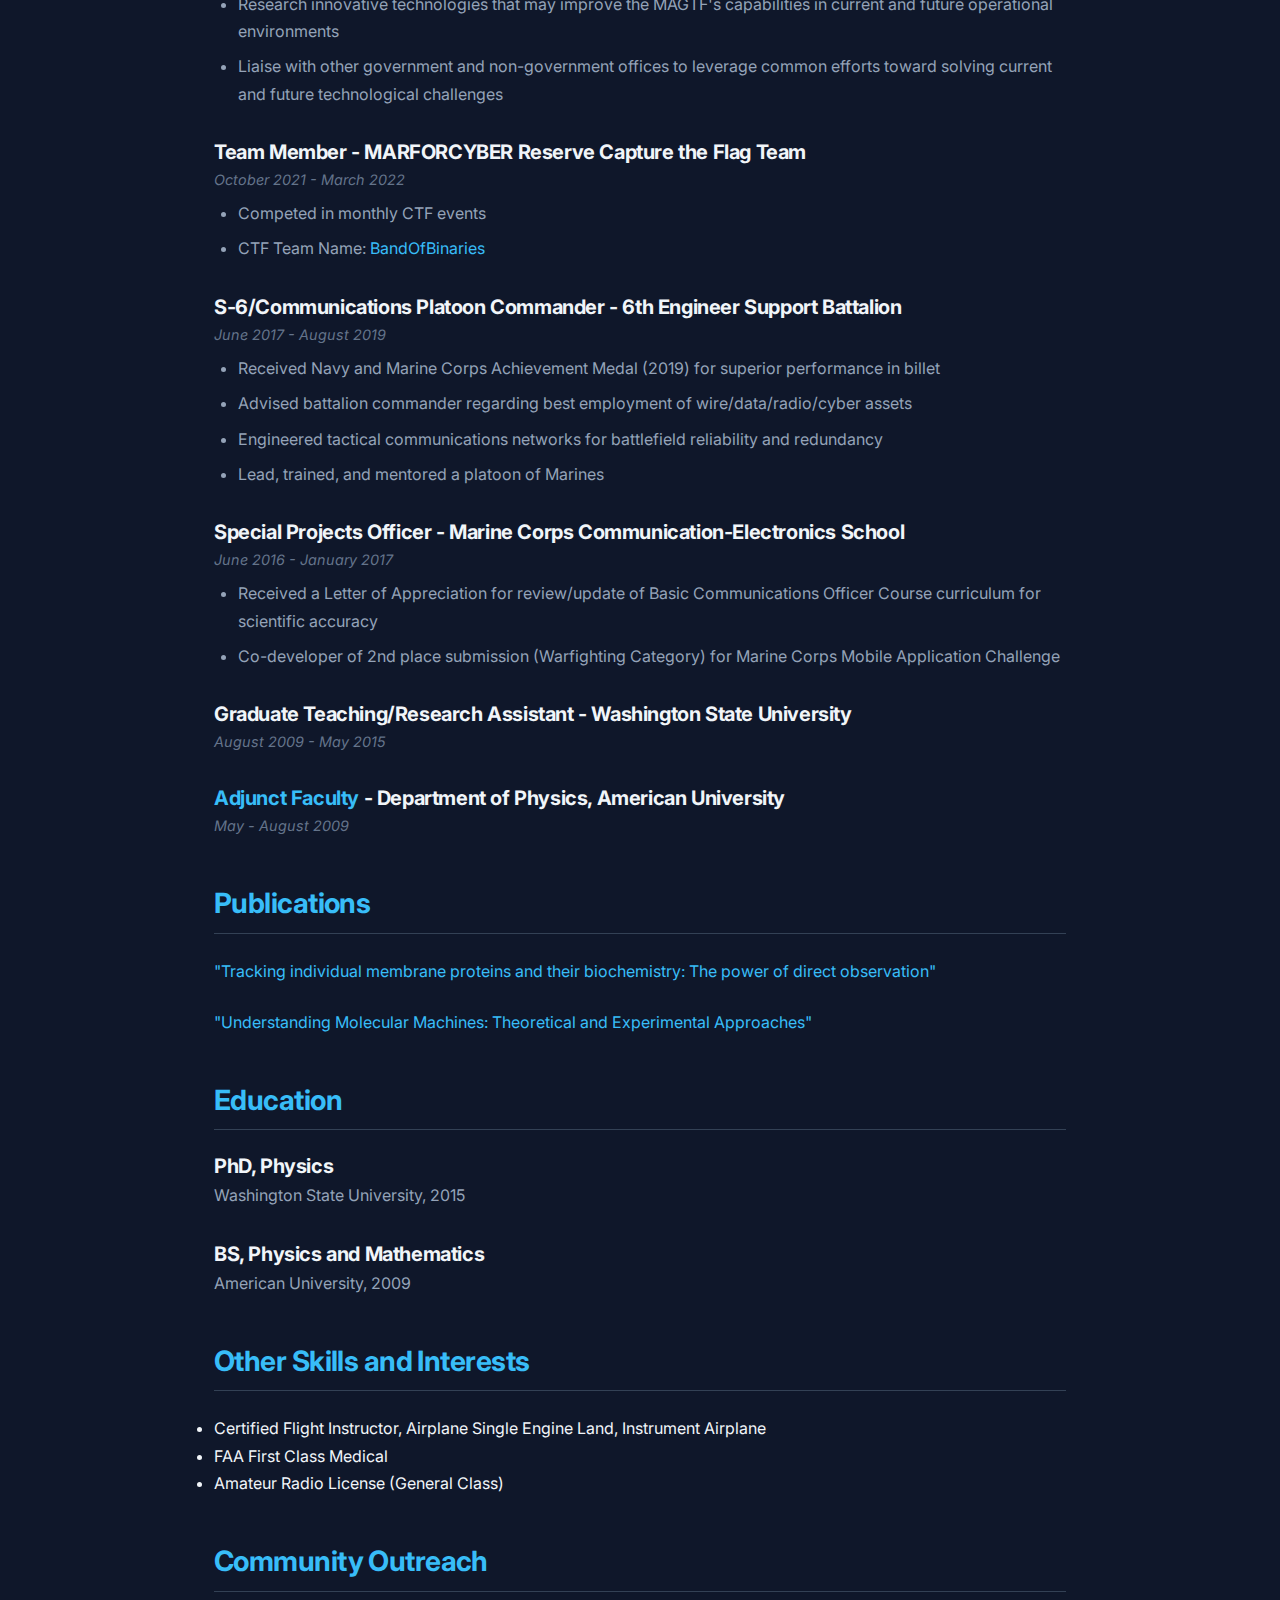
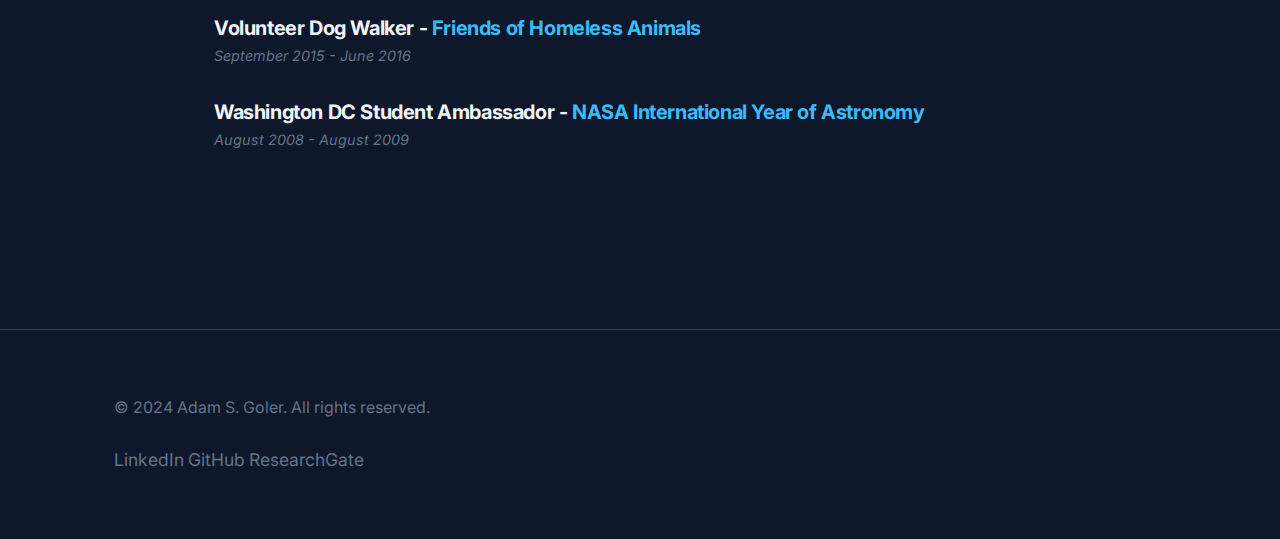
<file: cv.html>
<!DOCTYPE html>
<html lang="en">
<head>
    <meta charset="UTF-8">
    <meta name="viewport" content="width=device-width, initial-scale=1.0">
    <meta name="description" content="CV of Adam S. Goler, PhD - Physicist, Data Scientist, Flight Instructor">
    <title>CV - Adam S. Goler, PhD</title>
    <link rel="stylesheet" href="styles.css">
    <link rel="preconnect" href="https://fonts.googleapis.com">
    <link rel="preconnect" href="https://fonts.gstatic.com" crossorigin>
    <link href="https://fonts.googleapis.com/css2?family=Inter:wght@300;400;500;600;700&display=swap" rel="stylesheet">
    <style>
        .cv-section { margin-bottom: 3rem; }
        .cv-section h3 { 
            color: var(--primary-color); 
            border-bottom: 1px solid var(--border-color); 
            padding-bottom: 0.75rem; 
            margin-bottom: 1.5rem; 
        }
        .cv-item { margin-bottom: 2rem; }
        .cv-item h4 { margin-bottom: 0.25rem; color: var(--text-color); }
        .cv-item .date { color: var(--text-muted); font-style: italic; font-size: 0.9rem; margin-bottom: 0.5rem; display: block; }
        .cv-item ul { margin-top: 0.5rem; padding-left: 1.5rem; color: var(--text-light); }
        .cv-item ul li { margin-bottom: 0.5rem; }
        .social-links-cv { display: flex; gap: 1rem; flex-wrap: wrap; margin-bottom: 3rem; }
        .social-links-cv a { 
            color: var(--text-color); 
            text-decoration: none; 
            padding: 0.5rem 1rem; 
            border: 1px solid var(--border-color); 
            border-radius: var(--radius); 
            transition: all 0.3s; 
            background: var(--card-bg);
        }
        .social-links-cv a:hover { 
            border-color: var(--primary-color); 
            color: var(--primary-color); 
        }
        .skills-list { display: flex; flex-wrap: wrap; gap: 0.75rem; }
        .skill-tag { 
            background: var(--bg-light); 
            padding: 0.5rem 1rem; 
            border-radius: 20px; 
            font-size: 0.9rem; 
            color: var(--text-light);
            border: 1px solid var(--border-color);
        }
    </style>
</head>
<body>
    <nav class="navbar">
        <div class="container">
            <div class="nav-brand">
                <h1>Adam S. Goler, PhD</h1>
            </div>
            <button class="nav-toggle" id="navToggle" aria-label="Toggle navigation">
                <span></span>
                <span></span>
                <span></span>
            </button>
            <ul class="nav-menu" id="navMenu">
                <li><a href="index.html">Home</a></li>
                <li><a href="portfolio.html">Portfolio</a></li>
                <li><a href="cv.html" class="active">CV</a></li>
                <li><a href="calculator.html">Calculator</a></li>
                <li><a href="blog.html">Blog</a></li>
                <li><a href="contact.html">Contact</a></li>
            </ul>
        </div>
    </nav>

    <section class="page-header">
        <div class="container">
            <h2>Curriculum Vitae</h2>
            <p>Adam S. Goler</p>
        </div>
    </section>

    <section class="cv-content" style="padding: 4rem 0;">
        <div class="container" style="max-width: 900px;">
            
            <div class="social-links-cv">
                <a href="https://www.linkedin.com/in/asgoler/" target="_blank">LinkedIn</a>
                <a href="https://www.researchgate.net/profile/Adam-Goler" target="_blank">ResearchGate</a>
                <a href="https://github.com/gol3tron" target="_blank">GitHub</a>
                <a href="https://www.abcflight.school" target="_blank">CFI Website</a>
                <a href="https://www.instagram.com/adam_goler_cfii/" target="_blank">CFI Instagram</a>
            </div>

            <div class="cv-section">
                <h3>Key Skills</h3>
                <div class="skills-list">
                    <span class="skill-tag">Leadership</span>
                    <span class="skill-tag">Team Building</span>
                    <span class="skill-tag">Teaching</span>
                    <span class="skill-tag">Data-Driven Insights</span>
                    <span class="skill-tag">Feature Engineering</span>
                    <span class="skill-tag">Product Development</span>
                    <span class="skill-tag">Project Management</span>
                </div>
            </div>

            <div class="cv-section">
                <h3>Employment History</h3>

                <div class="cv-item">
                    <h4>Flight Instructor - <a href="https://www.abcflight.school" target="_blank">ABC Flight Training LLC</a></h4>
                    <p class="date">July 2022 - Present</p>
                    <ul>
                        <li>Conducted primary flight and ground instruction under 14 CFR Part 61 in various piston aircraft</li>
                        <li>Provided flight reviews, aircraft checkouts, and instruction under the FAA Wings program</li>
                    </ul>
                </div>

                <div class="cv-item">
                    <h4>Data Scientist / MLOps Engineer - <a href="https://www.savvyaviation.com" target="_blank">Savvy Aviation</a></h4>
                    <p class="date">April 2022 - Present</p>
                    <ul>
                        <li>Developed machine learning models for piston aircraft maintenance using engine monitor data</li>
                        <li>Lead developer for Failing Exhaust Valve Analytics (FEVA) and <a href="https://www.aopa.org/news-and-media/all-news/2025/july/pilot/savvy-maintenance-project-gadfly-update" target="_blank">Generalized Anomaly Detection (GADfly)</a> programs</li>
                        <li>Supervised collaborative work with UC Davis Business Analytics Program</li>
                    </ul>
                </div>

                <div class="cv-item">
                    <h4>R&D Engineer - Pivotal Systems Corporation</h4>
                    <p class="date">July 2017 - July 2022</p>
                    <ul>
                        <li>Technical program management of new products for critical industry applications</li>
                        <li>Identified and guided suppliers in producing custom sensor and actuator solutions for next-generation products</li>
                        <li>Built, developed, and lead cross functional teams in pursuit of aggressive prototype development and delivery schedules</li>
                        <li>Expertise in specifying, testing, implementing piezoresistive pressure sensors, various thermal sensors, piezoceramic actuators, and signal conditioning with ADC/DAC systems</li>
                    </ul>
                </div>

                <div class="cv-item">
                    <h4>Experimentation and Prototyping Manager - <a href="https://www.marforres.marines.mil/MIU/" target="_blank">Marine Innovation Unit</a></h4>
                    <p class="date">March 2022 - Present</p>
                    <ul>
                        <li>Leverage technical expertise to test, explore, and evaluate new technologies in testing environments and exercises</li>
                        <li>Research innovative technologies that may improve the MAGTF's capabilities in current and future operational environments</li>
                        <li>Liaise with other government and non-government offices to leverage common efforts toward solving current and future technological challenges</li>
                    </ul>
                </div>

                <div class="cv-item">
                    <h4>Team Member - MARFORCYBER Reserve Capture the Flag Team</h4>
                    <p class="date">October 2021 - March 2022</p>
                    <ul>
                        <li>Competed in monthly CTF events</li>
                        <li>CTF Team Name: <a href="https://ctftime.org/team/156276" target="_blank">BandOfBinaries</a></li>
                    </ul>
                </div>

                <div class="cv-item">
                    <h4>S-6/Communications Platoon Commander - 6th Engineer Support Battalion</h4>
                    <p class="date">June 2017 - August 2019</p>
                    <ul>
                        <li>Received Navy and Marine Corps Achievement Medal (2019) for superior performance in billet</li>
                        <li>Advised battalion commander regarding best employment of wire/data/radio/cyber assets</li>
                        <li>Engineered tactical communications networks for battlefield reliability and redundancy</li>
                        <li>Lead, trained, and mentored a platoon of Marines</li>
                    </ul>
                </div>

                <div class="cv-item">
                    <h4>Special Projects Officer - Marine Corps Communication-Electronics School</h4>
                    <p class="date">June 2016 - January 2017</p>
                    <ul>
                        <li>Received a Letter of Appreciation for review/update of Basic Communications Officer Course curriculum for scientific accuracy</li>
                        <li>Co-developer of 2nd place submission (Warfighting Category) for Marine Corps Mobile Application Challenge</li>
                    </ul>
                </div>

                <div class="cv-item">
                    <h4>Graduate Teaching/Research Assistant - Washington State University</h4>
                    <p class="date">August 2009 - May 2015</p>
                </div>

                <div class="cv-item">
                    <h4><a href="https://www.american.edu/cas/faculty/ag2866a.cfm" target="_blank">Adjunct Faculty</a> - Department of Physics, American University</h4>
                    <p class="date">May - August 2009</p>
                </div>
            </div>

            <div class="cv-section">
                <h3>Publications</h3>
                <div class="cv-item">
                    <p><a href="https://pubmed.ncbi.nlm.nih.gov/25998277/" target="_blank">"Tracking individual membrane proteins and their biochemistry: The power of direct observation"</a></p>
                    <p><a href="https://rex.libraries.wsu.edu/esploro/outputs/doctoral/Understanding-Molecular-Machines-Theoretical-and-Experimental/99900581530001842#metrics" target="_blank">"Understanding Molecular Machines: Theoretical and Experimental Approaches"</a></p>
                </div>
            </div>

            <div class="cv-section">
                <h3>Education</h3>
                <div class="cv-item">
                    <h4>PhD, Physics</h4>
                    <p>Washington State University, 2015</p>
                </div>
                <div class="cv-item">
                    <h4>BS, Physics and Mathematics</h4>
                    <p>American University, 2009</p>
                </div>
            </div>

            <div class="cv-section">
                <h3>Other Skills and Interests</h3>
                <ul>
                    <li>Certified Flight Instructor, Airplane Single Engine Land, Instrument Airplane</li>
                    <li>FAA First Class Medical</li>
                    <li>Amateur Radio License (General Class)</li>
                </ul>
            </div>

            <div class="cv-section">
                <h3>Community Outreach</h3>
                <div class="cv-item">
                    <h4>Volunteer Dog Walker - <a href="https://foha.org/" target="_blank">Friends of Homeless Animals</a></h4>
                    <p class="date">September 2015 - June 2016</p>
                </div>
                <div class="cv-item">
                    <h4>Washington DC Student Ambassador - <a href="https://www.nasa.gov/home/hqnews/2008/nov/HQ_08-282_IYA_Ambassadors.html" target="_blank">NASA International Year of Astronomy</a></h4>
                    <p class="date">August 2008 - August 2009</p>
                </div>
            </div>

        </div>
    </section>

    <footer class="footer">
        <div class="container">
            <p>&copy; 2024 Adam S. Goler. All rights reserved.</p>
            <div class="social-links">
                <a href="https://www.linkedin.com/in/asgoler/" target="_blank" aria-label="LinkedIn">LinkedIn</a>
                <a href="https://github.com/gol3tron" target="_blank" aria-label="GitHub">GitHub</a>
                <a href="https://www.researchgate.net/profile/Adam-Goler" target="_blank" aria-label="ResearchGate">ResearchGate</a>
            </div>
        </div>
    </footer>

    <script src="script.js"></script>
</body>
</html>
</file>
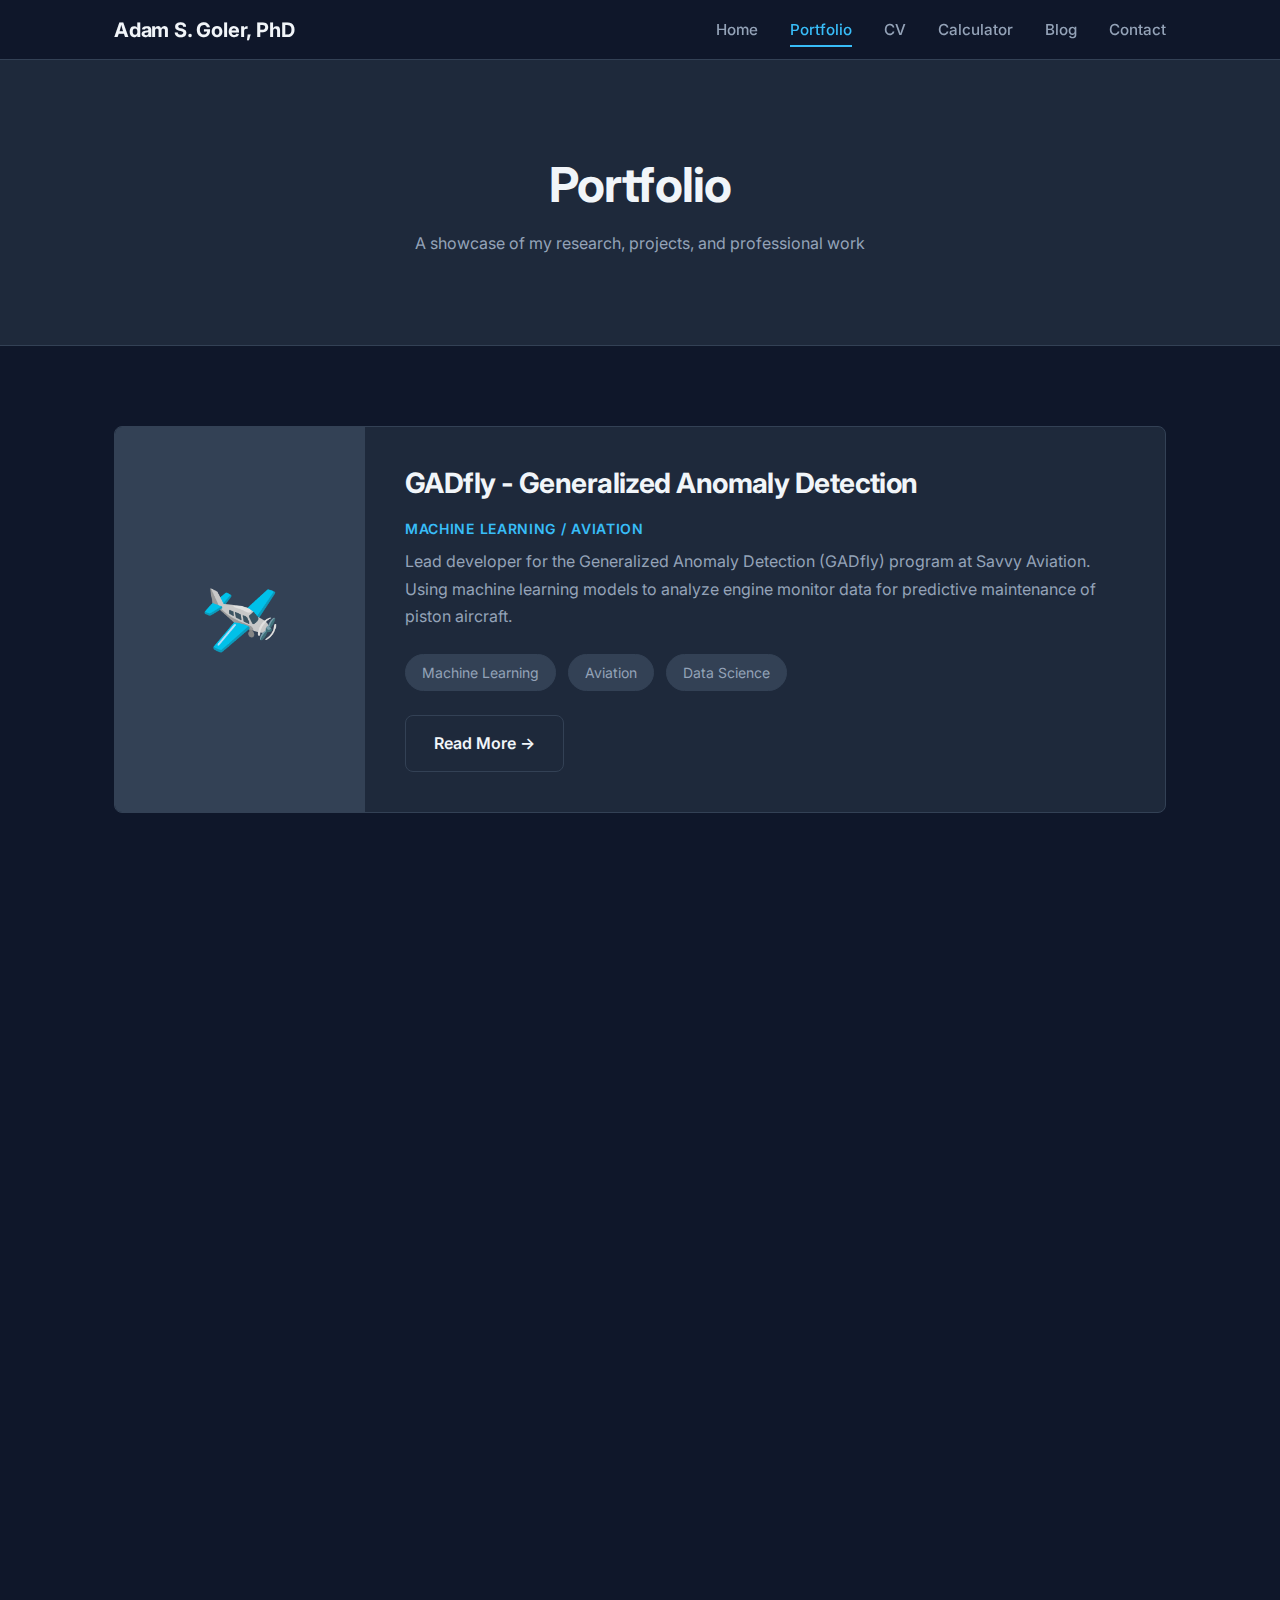
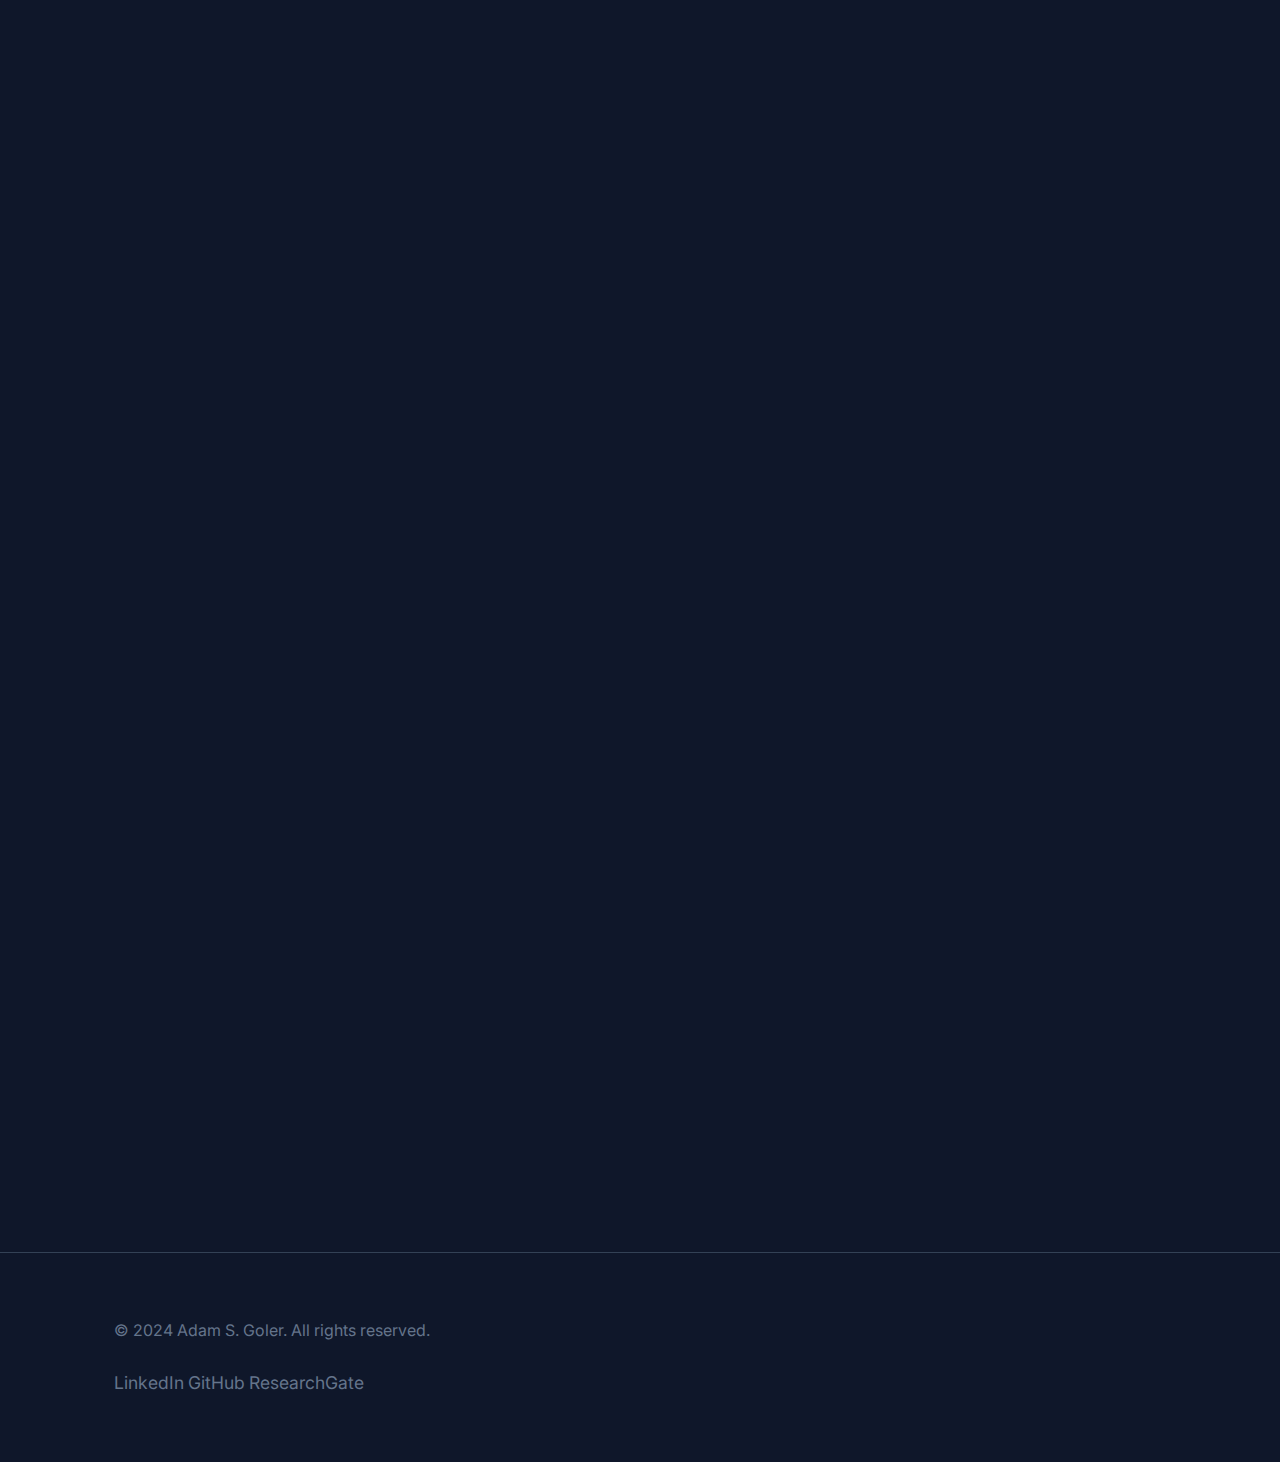
<file: portfolio.html>
<!DOCTYPE html>
<html lang="en">
<head>
    <meta charset="UTF-8">
    <meta name="viewport" content="width=device-width, initial-scale=1.0">
    <meta name="description" content="Portfolio of Adam S. Goler's research and projects">
    <title>Portfolio - Adam S. Goler, PhD</title>
    <link rel="stylesheet" href="styles.css">
    <link rel="preconnect" href="https://fonts.googleapis.com">
    <link rel="preconnect" href="https://fonts.gstatic.com" crossorigin>
    <link href="https://fonts.googleapis.com/css2?family=Inter:wght@300;400;500;600;700&display=swap" rel="stylesheet">
</head>
<body>
    <nav class="navbar">
        <div class="container">
            <div class="nav-brand">
                <h1>Adam S. Goler, PhD</h1>
            </div>
            <button class="nav-toggle" id="navToggle" aria-label="Toggle navigation">
                <span></span>
                <span></span>
                <span></span>
            </button>
            <ul class="nav-menu" id="navMenu">
                <li><a href="index.html">Home</a></li>
                <li><a href="portfolio.html" class="active">Portfolio</a></li>
                <li><a href="cv.html">CV</a></li>
                <li><a href="calculator.html">Calculator</a></li>
                <li><a href="blog.html">Blog</a></li>
                <li><a href="contact.html">Contact</a></li>
            </ul>
        </div>
    </nav>

    <section class="page-header">
        <div class="container">
            <h2>Portfolio</h2>
            <p>A showcase of my research, projects, and professional work</p>
        </div>
    </section>

    <section class="portfolio-content">
        <div class="container">
            <div class="portfolio-grid">
                
                <article class="portfolio-item">
                    <div class="portfolio-image">
                        <div class="placeholder-image">🛩️</div>
                    </div>
                    <div class="portfolio-details">
                        <h3>GADfly - Generalized Anomaly Detection</h3>
                        <p class="portfolio-category">Machine Learning / Aviation</p>
                        <p>
                            Lead developer for the Generalized Anomaly Detection (GADfly) program at Savvy Aviation. 
                            Using machine learning models to analyze engine monitor data for predictive maintenance 
                            of piston aircraft.
                        </p>
                        <div class="portfolio-tags">
                            <span class="tag">Machine Learning</span>
                            <span class="tag">Aviation</span>
                            <span class="tag">Data Science</span>
                        </div>
                        <a href="https://www.aopa.org/news-and-media/all-news/2025/july/pilot/savvy-maintenance-project-gadfly-update" target="_blank" class="btn btn-secondary" style="margin-top: 1rem;">Read More →</a>
                    </div>
                </article>

                <article class="portfolio-item">
                    <div class="portfolio-image">
                        <div class="placeholder-image">🔧</div>
                    </div>
                    <div class="portfolio-details">
                        <h3>FEVA - Failing Exhaust Valve Analytics</h3>
                        <p class="portfolio-category">Predictive Maintenance</p>
                        <p>
                            Developed machine learning models for detecting failing exhaust valves in piston aircraft 
                            engines before they cause catastrophic failure. Uses engine monitor data to identify 
                            early warning signs.
                        </p>
                        <div class="portfolio-tags">
                            <span class="tag">ML/AI</span>
                            <span class="tag">Predictive Analytics</span>
                            <span class="tag">Safety</span>
                        </div>
                    </div>
                </article>

                <article class="portfolio-item">
                    <div class="portfolio-image">
                        <div class="placeholder-image">✈️</div>
                    </div>
                    <div class="portfolio-details">
                        <h3>Performance Calculator</h3>
                        <p class="portfolio-category">Aviation Tool</p>
                        <p>
                            A web-based Cessna 172S performance calculator for takeoff, climb, and cruise calculations. 
                            Built as an aid to flight instruction and planning, using POH data with interpolation.
                        </p>
                        <div class="portfolio-tags">
                            <span class="tag">Web App</span>
                            <span class="tag">Aviation</span>
                            <span class="tag">JavaScript</span>
                        </div>
                        <a href="calculator.html" class="btn btn-secondary" style="margin-top: 1rem;">Try It →</a>
                    </div>
                </article>

                <article class="portfolio-item">
                    <div class="portfolio-image">
                        <div class="placeholder-image">🔬</div>
                    </div>
                    <div class="portfolio-details">
                        <h3>Understanding Molecular Machines</h3>
                        <p class="portfolio-category">PhD Dissertation</p>
                        <p>
                            Doctoral research combining theoretical and experimental approaches to study molecular 
                            machines. Super-resolution single-molecule fluorescence microscopy studies of biomimetic systems.
                        </p>
                        <div class="portfolio-tags">
                            <span class="tag">Physics</span>
                            <span class="tag">Research</span>
                            <span class="tag">Dissertation</span>
                        </div>
                        <a href="https://rex.libraries.wsu.edu/esploro/outputs/doctoral/Understanding-Molecular-Machines-Theoretical-and-Experimental/99900581530001842" target="_blank" class="btn btn-secondary" style="margin-top: 1rem;">View Dissertation →</a>
                    </div>
                </article>

                <article class="portfolio-item">
                    <div class="portfolio-image">
                        <div class="placeholder-image">📡</div>
                    </div>
                    <div class="portfolio-details">
                        <h3>Marine Innovation Unit Projects</h3>
                        <p class="portfolio-category">Defense Technology</p>
                        <p>
                            Experimentation and prototyping work evaluating emerging technologies for Marine Corps 
                            capabilities. Testing novel technologies in operational environments and developing 
                            new concepts.
                        </p>
                        <div class="portfolio-tags">
                            <span class="tag">Innovation</span>
                            <span class="tag">Defense</span>
                            <span class="tag">Prototyping</span>
                        </div>
                    </div>
                </article>

                <article class="portfolio-item">
                    <div class="portfolio-image">
                        <div class="placeholder-image">🧬</div>
                    </div>
                    <div class="portfolio-details">
                        <h3>Membrane Protein Tracking</h3>
                        <p class="portfolio-category">Published Research</p>
                        <p>
                            Research publication on tracking individual membrane proteins and their biochemistry 
                            using direct observation techniques. Published in peer-reviewed journal.
                        </p>
                        <div class="portfolio-tags">
                            <span class="tag">Publication</span>
                            <span class="tag">Biophysics</span>
                            <span class="tag">Microscopy</span>
                        </div>
                        <a href="https://pubmed.ncbi.nlm.nih.gov/25998277/" target="_blank" class="btn btn-secondary" style="margin-top: 1rem;">Read Paper →</a>
                    </div>
                </article>

            </div>
        </div>
    </section>

    <footer class="footer">
        <div class="container">
            <p>&copy; 2024 Adam S. Goler. All rights reserved.</p>
            <div class="social-links">
                <a href="https://www.linkedin.com/in/asgoler/" target="_blank" aria-label="LinkedIn">LinkedIn</a>
                <a href="https://github.com/gol3tron" target="_blank" aria-label="GitHub">GitHub</a>
                <a href="https://www.researchgate.net/profile/Adam-Goler" target="_blank" aria-label="ResearchGate">ResearchGate</a>
            </div>
        </div>
    </footer>

    <script src="script.js"></script>
</body>
</html>
</file>
<file: styles.css>
/* ===================================
   CSS Reset & Base Styles
   =================================== */

:root {
    /* Dark Mode Palette (Slate/Sky theme) */
    --bg-color: #0f172a;       /* Slate 900 */
    --bg-light: #1e293b;       /* Slate 800 */
    --bg-lighter: #334155;     /* Slate 700 */
    
    --text-color: #f1f5f9;     /* Slate 100 */
    --text-light: #94a3b8;     /* Slate 400 */
    --text-muted: #64748b;     /* Slate 500 */

    --primary-color: #38bdf8;  /* Sky 400 */
    --primary-hover: #0ea5e9;  /* Sky 500 */
    --accent-color: #f472b6;   /* Pink 400 - for subtle accents */

    --border-color: #334155;   /* Slate 700 */
    
    --card-bg: #1e293b;
    --nav-bg: rgba(15, 23, 42, 0.9); /* Semi-transparent slate 900 */

    --shadow: 0 4px 6px -1px rgba(0, 0, 0, 0.3), 0 2px 4px -1px rgba(0, 0, 0, 0.15);
    --shadow-hover: 0 10px 15px -3px rgba(0, 0, 0, 0.4), 0 4px 6px -2px rgba(0, 0, 0, 0.2);
    
    --transition: all 0.3s ease;
    --radius: 8px;
}

* {
    margin: 0;
    padding: 0;
    box-sizing: border-box;
}

html {
    scroll-behavior: smooth;
}

body {
    font-family: 'Inter', system-ui, -apple-system, BlinkMacSystemFont, 'Segoe UI', Roboto, sans-serif;
    line-height: 1.7;
    color: var(--text-color);
    background-color: var(--bg-color);
    -webkit-font-smoothing: antialiased;
}

.container {
    max-width: 1100px;
    margin: 0 auto;
    padding: 0 24px;
}

/* ===================================
   Typography
   =================================== */

h1, h2, h3, h4, h5, h6 {
    line-height: 1.2;
    margin-bottom: 1rem;
    font-weight: 700;
    color: var(--text-color);
    letter-spacing: -0.02em;
}

h1 { font-size: 3.5rem; }
h2 { font-size: 2.5rem; margin-bottom: 1.5rem; }
h3 { font-size: 1.75rem; }
h4 { font-size: 1.25rem; }

p {
    margin-bottom: 1.5rem;
    color: var(--text-light);
}

a {
    color: var(--primary-color);
    text-decoration: none;
    transition: var(--transition);
}

a:hover {
    color: var(--primary-hover);
}

/* ===================================
   Navigation Bar
   =================================== */

.navbar {
    background-color: var(--nav-bg);
    backdrop-filter: blur(10px);
    border-bottom: 1px solid var(--border-color);
    padding: 1rem 0;
    position: sticky;
    top: 0;
    z-index: 1000;
}

.navbar .container {
    display: flex;
    justify-content: space-between;
    align-items: center;
}

.nav-brand h1 {
    font-size: 1.25rem;
    margin: 0;
    font-weight: 700;
    letter-spacing: -0.01em;
}

.nav-menu {
    display: flex;
    list-style: none;
    gap: 2rem;
}

.nav-menu a {
    color: var(--text-light);
    font-weight: 500;
    font-size: 0.95rem;
    padding: 0.5rem 0;
    position: relative;
}

.nav-menu a:hover,
.nav-menu a.active {
    color: var(--primary-color);
}

.nav-menu a::after {
    content: '';
    position: absolute;
    width: 0;
    height: 2px;
    bottom: 0;
    left: 0;
    background-color: var(--primary-color);
    transition: var(--transition);
}

.nav-menu a:hover::after,
.nav-menu a.active::after {
    width: 100%;
}

.nav-toggle {
    display: none;
    flex-direction: column;
    background: none;
    border: none;
    cursor: pointer;
    padding: 0.5rem;
}

.nav-toggle span {
    width: 24px;
    height: 2px;
    background-color: var(--text-color);
    margin: 3px 0;
    transition: var(--transition);
}

/* ===================================
   Hero Section
   =================================== */

.hero {
    padding: 8rem 0 6rem;
    text-align: center;
    background: radial-gradient(circle at top center, var(--bg-light) 0%, var(--bg-color) 70%);
}

.hero-content {
    max-width: 800px;
    margin: 0 auto;
}

.hero-content h2 {
    font-size: 4rem;
    margin-bottom: 1.5rem;
    background: linear-gradient(to right, #fff, #94a3b8);
    -webkit-background-clip: text;
    -webkit-text-fill-color: transparent;
    background-clip: text;
}

.hero-content .lead {
    font-size: 1.5rem;
    color: var(--primary-color);
    margin-bottom: 1.5rem;
    font-weight: 500;
}

.hero-content p {
    font-size: 1.25rem;
    margin-bottom: 2.5rem;
    line-height: 1.6;
}

/* ===================================
   Buttons
   =================================== */

.btn {
    display: inline-block;
    padding: 0.875rem 1.75rem;
    border-radius: var(--radius);
    font-weight: 600;
    transition: var(--transition);
    cursor: pointer;
    border: 1px solid transparent;
    text-align: center;
    font-size: 1rem;
}

.btn-primary {
    background-color: var(--primary-color);
    color: var(--bg-color);
}

.btn-primary:hover {
    background-color: var(--primary-hover);
    transform: translateY(-2px);
    box-shadow: 0 0 20px rgba(56, 189, 248, 0.3);
}

.btn-secondary {
    background-color: transparent;
    color: var(--text-color);
    border-color: var(--border-color);
}

.btn-secondary:hover {
    border-color: var(--text-color);
    background-color: var(--bg-light);
}

/* ===================================
   Sections
   =================================== */

section {
    padding: 5rem 0;
}

.section-title {
    text-align: center;
    margin-bottom: 4rem;
}

.section-title h2 {
    font-size: 2.5rem;
    margin-bottom: 1rem;
}

.section-title p {
    font-size: 1.1rem;
    max-width: 600px;
    margin: 0 auto;
}

.bg-light {
    background-color: var(--bg-light);
}

/* ===================================
   Cards & Services
   =================================== */

.cards {
    display: grid;
    grid-template-columns: repeat(auto-fit, minmax(300px, 1fr));
    gap: 2rem;
}

.card {
    background-color: var(--card-bg);
    padding: 2.5rem;
    border-radius: var(--radius);
    border: 1px solid var(--border-color);
    transition: var(--transition);
}

.card:hover {
    transform: translateY(-5px);
    border-color: var(--primary-color);
    box-shadow: var(--shadow-hover);
}

.card-icon {
    font-size: 2.5rem;
    margin-bottom: 1.5rem;
    display: inline-block;
    padding: 1rem;
    background-color: rgba(56, 189, 248, 0.1);
    border-radius: 12px;
}

.card h3 {
    margin-bottom: 1rem;
    font-size: 1.5rem;
}

/* ===================================
   About Section
   =================================== */

.about-content {
    display: grid;
    grid-template-columns: 1fr;
    gap: 4rem;
}

.expertise-list {
    display: grid;
    grid-template-columns: repeat(auto-fit, minmax(200px, 1fr));
    gap: 1rem;
    list-style: none;
    margin-top: 2rem;
}

.expertise-list li {
    background-color: var(--bg-light);
    padding: 1rem;
    border-radius: var(--radius);
    border: 1px solid var(--border-color);
    text-align: center;
    color: var(--text-color);
    font-weight: 500;
}

/* ===================================
   Portfolio
   =================================== */

.portfolio-grid {
    display: grid;
    gap: 2rem;
}

.portfolio-item {
    background-color: var(--card-bg);
    border-radius: var(--radius);
    border: 1px solid var(--border-color);
    overflow: hidden;
    display: grid;
    grid-template-columns: 250px 1fr;
    transition: var(--transition);
}

.portfolio-item:hover {
    border-color: var(--primary-color);
    transform: translateY(-3px);
}

.portfolio-image {
    background-color: var(--bg-lighter);
    display: flex;
    align-items: center;
    justify-content: center;
    font-size: 4rem;
}

.portfolio-details {
    padding: 2.5rem;
}

.portfolio-category {
    color: var(--primary-color);
    font-size: 0.875rem;
    font-weight: 600;
    text-transform: uppercase;
    letter-spacing: 0.05em;
    margin-bottom: 0.5rem;
}

.portfolio-tags {
    margin-top: 1.5rem;
}

/* ===================================
   Blog
   =================================== */

.blog-grid {
    display: grid;
    grid-template-columns: repeat(auto-fill, minmax(350px, 1fr));
    gap: 2rem;
}

.blog-post {
    background-color: var(--card-bg);
    border-radius: var(--radius);
    border: 1px solid var(--border-color);
    padding: 2rem;
    transition: var(--transition);
    display: flex;
    flex-direction: column;
}

.blog-post:hover {
    border-color: var(--primary-color);
    transform: translateY(-3px);
}

.blog-date {
    color: var(--text-muted);
    font-size: 0.875rem;
    margin-bottom: 0.75rem;
    display: block;
}

.blog-post-header h3 a {
    color: var(--text-color);
    transition: var(--transition);
}

.blog-post-header h3 a:hover {
    color: var(--primary-color);
}

.read-more {
    margin-top: 1rem;
    display: inline-block;
    font-weight: 600;
}

/* ===================================
   Contact
   =================================== */

.contact-grid {
    display: grid;
    grid-template-columns: 1fr 1.5fr;
    gap: 4rem;
}

.contact-info {
    background-color: var(--card-bg);
    padding: 2.5rem;
    border-radius: var(--radius);
    border: 1px solid var(--border-color);
}

.contact-item {
    display: flex;
    gap: 1.5rem;
    margin-bottom: 2rem;
}

.contact-icon {
    font-size: 1.5rem;
    color: var(--primary-color);
}

.contact-item h4 {
    color: var(--text-color);
    margin-bottom: 0.25rem;
}

.contact-form-container {
    background-color: var(--card-bg);
    padding: 2.5rem;
    border-radius: var(--radius);
    border: 1px solid var(--border-color);
}

.form-group label {
    color: var(--text-color);
    margin-bottom: 0.5rem;
    display: block;
    font-weight: 500;
}

.form-group input,
.form-group textarea {
    width: 100%;
    padding: 1rem;
    background-color: var(--bg-color);
    border: 1px solid var(--border-color);
    border-radius: var(--radius);
    color: var(--text-color);
    font-family: inherit;
    transition: var(--transition);
}

.form-group input:focus,
.form-group textarea:focus {
    outline: none;
    border-color: var(--primary-color);
    box-shadow: 0 0 0 2px rgba(56, 189, 248, 0.2);
}

/* ===================================
   Tags & Utilities
   =================================== */

.tag {
    display: inline-block;
    padding: 0.35rem 1rem;
    background-color: var(--bg-lighter);
    color: var(--text-light);
    border-radius: 20px;
    font-size: 0.875rem;
    margin-right: 0.5rem;
    margin-bottom: 0.5rem;
    border: 1px solid var(--border-color);
}

.page-header {
    background-color: var(--bg-light);
    padding: 6rem 0 4rem;
    text-align: center;
    border-bottom: 1px solid var(--border-color);
}

.page-header h2 {
    font-size: 3rem;
    margin-bottom: 1rem;
}

/* ===================================
   Footer
   =================================== */

.footer {
    background-color: var(--bg-color);
    border-top: 1px solid var(--border-color);
    padding: 4rem 0;
    margin-top: 4rem;
}

.footer p {
    color: var(--text-muted);
}

.social-links a {
    color: var(--text-muted);
    font-size: 1.1rem;
}

.social-links a:hover {
    color: var(--primary-color);
}

/* ===================================
   Responsive
   =================================== */

@media (max-width: 768px) {
    .nav-menu {
        position: fixed;
        left: -100%;
        top: 73px;
        flex-direction: column;
        background-color: var(--bg-light);
        width: 100%;
        padding: 2rem;
        border-bottom: 1px solid var(--border-color);
        transition: var(--transition);
    }

    .nav-menu.active {
        left: 0;
    }

    .nav-toggle {
        display: flex;
    }

    .hero-content h2 {
        font-size: 2.5rem;
    }

    .contact-grid,
    .portfolio-item {
        grid-template-columns: 1fr;
    }

    .portfolio-image {
        min-height: 200px;
    }
}
</file>
